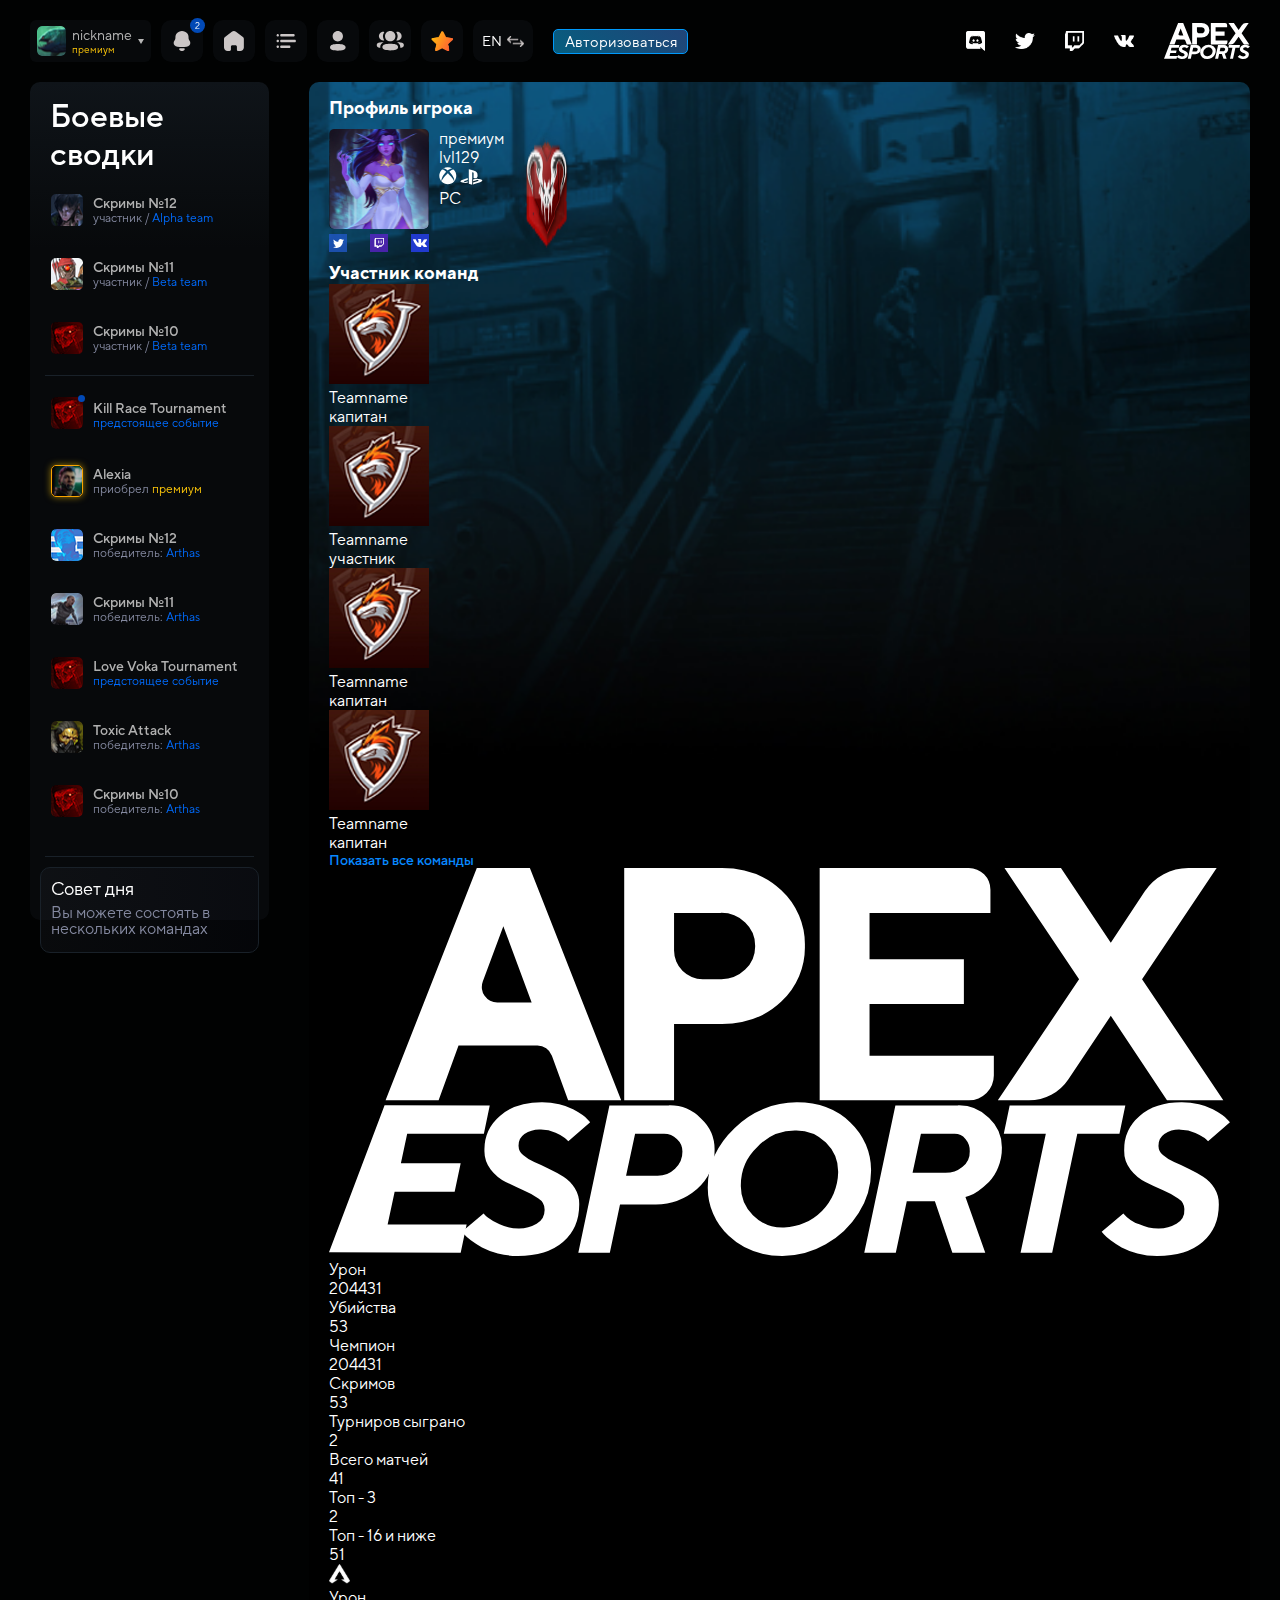
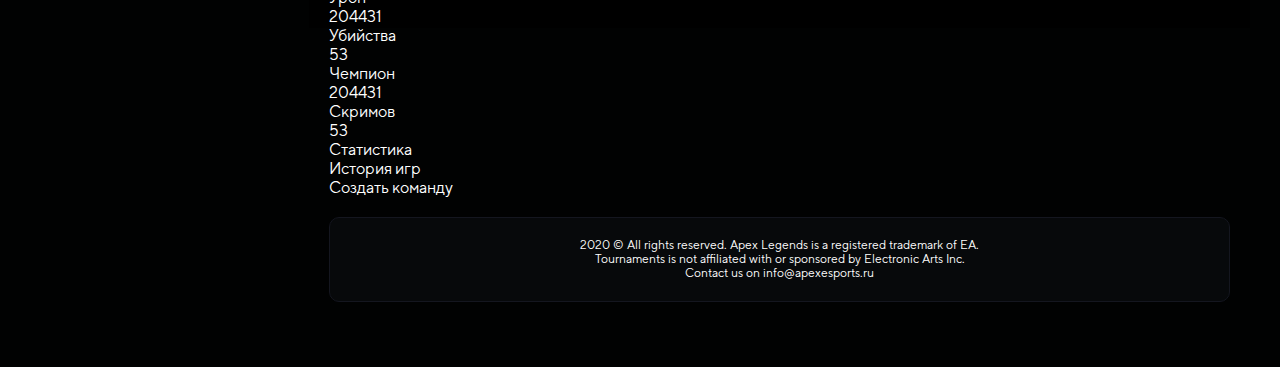
<file: profile.html>
<!DOCTYPE html>
<html lang='ru'>

<head>
    <link rel='apple-touch-icon' sizes='180x180' href='https://apexesports.ru/static/favicon/apple-touch-icon.png'>
    <link rel='icon' type='image/png' sizes='32x32' href='https://apexesports.ru/static/favicon/favicon-32x32.png'>
    <link rel='icon' type='image/png' sizes='16x16' href='https://apexesports.ru/static/favicon/favicon-16x16.png'>
    <link rel='manifest' href='https://apexesports.ru/static/favicon/site.webmanifest'>
    <link rel='mask-icon' href='https://apexesports.ru/static/favicon/safari-pinned-tab.svg' color='#5bbad5'>
    <meta name='msapplication-TileColor' content='#da532c'>
    <meta name='theme-color' content='#ffffff'>
    <meta charset='UTF-8'>
    <meta name='viewport'
        content='width=device-width, initial-scale=1, minimum-scale=1, maximum-scale=1, user-scalable=no'>
    <meta name='yandex-verification' content='df1b94b5b5988291' />
    <link rel='stylesheet' href='https://apexesports.ru/static/css/animate.min.css'>
    <link rel='stylesheet' href='./css/style.css'>
    <title>Apex Esports</title>
</head>


<body class='body'>
    <div class='preloader__wrapper hidden'>
        <div class='preloader'>
            <svg xmlns='http://www.w3.org/2000/svg' xmlns:xlink='http://www.w3.org/1999/xlink'
                style='margin: auto; display: block;shape-rendering: auto;' width='23px' height='23px' viewBox='0 0 10'
                preserveAspectRatio='xMidYMid'>
                <circle cx='12' cy='12' fill='none' stroke='#00c0fa' stroke-width='2' r='10'
                    stroke-dasharray='34.93 56.97787143782138'>
                    <animatetransform attributeName='transform' type='rotate' repeatCount='indefinite' dur='0.6s'
                        values='0 12 12;360 12 12' keyTimes='0;1'></animatetransform>
                </circle>
            </svg>
        </div>
    </div>
    <div class='grid-container'>
        <header class='header'>
            <div class='header__nav'>
                <div class='header__nav_menu'>
                    <a href='index.html' class='header__nav_menu-button'>
                        <img src='./images/home.svg' alt='home'>
                    </a>
                    <a href='#' class='header__nav_menu-button'>
                        <img src='./images/list.svg' class='list' alt='list'>
                    </a>
                    <a href='#' class='header__nav_menu-button profile'>
                        <img src='./images/profile.svg' alt='profile'>
                    </a>
                    <a href='#' class='header__nav_menu-button'>
                        <img src='./images/users.svg' alt='users'>
                    </a>
                    <div class='header__nav_menu-button notification'>
                        <img src='./images/notification.svg' alt='notification'>
                        <div class='header__nav_menu-notifications-counter'>2</div>
                    </div>
                    <div class='header__nav_menu-notifications'>
                        <div class='header__nav_menu-notifications-wrapper'>
                            <div class='header__nav_menu-notification new'>Ваш код для подключения к лобби –
                                <span>bfgsj324dfsg3</span>
                            </div>
                            <hr>
                            <div class='header__nav_menu-notification new'>Вы зарегистрированы на участие в Скримы №12 /
                                Alpha Team</div>
                            <hr>
                            <div class='header__nav_menu-notification'>Вы приглашены к команде Aplha Team</div>
                            <hr>
                            <div class='header__nav_menu-notification'>Вы зарегистрированы на участие в Скримы №12 /
                                Alpha Team</div>
                            <hr>
                            <div class='header__nav_menu-notification'>Вы приглашены к команде Aplha Team</div>
                        </div>
                    </div>
                    <a href='#' class='header__nav_menu-button premium'>
                        <img src='./images/premium.png' alt='premium'>
                        <img src='./images/premium2.png' alt='premium'>
                    </a>
                    <a href='#' class='header__nav_menu-button local'>
                        EN
                        <img src='./images/sort.png' alt='sort'>
                    </a>
                    <a href='#' class='header__nav_menu-signin'>Авторизоваться</a>
                    <div class='header__nav_profile'>
                        <div class='header__nav_profile-info'>
                            <img src='./images/profile_pic.png' alt='profile picture'>
                            <div>
                                <span class='header__nav_profile-nickname'>
                                    nickname
                                </span>
                                <span class='header__nav_profile-premium'>
                                    премиум
                                </span>
                            </div>
                            <button class='header__nav_profile-button'></button>
                        </div>
                        <div class='header__nav_profile-menu'>
                            <a href='#'>Премиум</a>
                            <a href='#'>Выйти</a>
                        </div>
                    </div>
                </div>
            </div>
            <div class='header__social'>
                <img src='./images/discord.png' alt='Discord link'>
                <img src='./images/twitter.png' alt='Twitter link'>
                <img src='./images/twitch.png' alt='Twitch link'>
                <img src='./images/vk.png' alt='Vk link'>
                <img class='header__social_logo' src='./images/logo.svg' alt='Apex Esports logo'>
            </div>
        </header>
        <main class='main'>
            <aside class='sidebar'>
                <h1>Боевые сводки</h1>
                <div class='sidebar__info'>
                    <div class='sidebar__info_item'>
                        <img src='./images/profile_pic2-1.png' alt='profile picture'>
                        <div class='sidebar__news_info'>
                            <span class='sidebar__news_info-event'>Скримы №12</span>
                            <div>участник / <span class='sidebar__news_info-teamname'>Alpha team</span></div>
                        </div>
                    </div>
                    <div class='sidebar__info_item'>
                        <img src='./images/profile_pic2-2.png' alt='profile picture'>
                        <div class='sidebar__news_info'>
                            <span class='sidebar__news_info-event'>Скримы №11</span>
                            <div>участник / <span class='sidebar__news_info-teamname'>Beta team</span></div>
                        </div>
                    </div>
                    <div class='sidebar__info_item'>
                        <img src='./images/profile_pic2.png' alt='profile picture'>
                        <div class='sidebar__news_info'>
                            <span class='sidebar__news_info-event'>Скримы №10</span>
                            <div>участник / <span class='sidebar__news_info-teamname'>Beta team</span></div>
                        </div>
                    </div>
                    <div class='sidebar__info_item'>
                        <img src='./images/profile_pic2.png' alt='profile picture'>
                        <div class='sidebar__news_info'>
                            <span class='sidebar__news_info-event'>Kill Race Tournament</span>
                            <div>предстоящее событие</div>
                        </div>
                    </div>
                    <div class='sidebar__info_item'>
                        <img src='./images/profile_pic2.png' alt='profile picture'>
                        <div class='sidebar__news_info'>
                            <span class='sidebar__news_info-event'>Kill Race Tournament</span>
                            <div>предстоящее событие</div>
                        </div>
                    </div>
                </div>
                <hr>
                <div class='sidebar__news'>
                    <div class='sidebar__news_item'>
                        <div class='notification'>
                            <img src='./images/profile_pic2.png' alt='profile picture'>
                        </div>
                        <div class='sidebar__news_info'>
                            <span class='sidebar__news_info-event'>Kill Race Tournament</span>
                            <div><span class='future-event'>предстоящее событие</span></div>
                        </div>
                    </div>
                    <div class='sidebar__news_item'>
                        <img src='./images/profile_pic2-3.png' class='premium' alt='profile picture'>
                        <div class='sidebar__news_info'>
                            <span class='sidebar__news_info-event'>Alexia</span>
                            <div>приобрел <span class='premium'>премиум</span></div>
                        </div>
                    </div>
                    <div class='sidebar__news_item'>
                        <img src='./images/profile_pic2-4.png' alt='profile picture'>
                        <div class='sidebar__news_info'>
                            <span class='sidebar__news_info-event'>Скримы №12</span>
                            <div>победитель: <span class='sidebar__news_info-name'>Arthas</span></div>
                        </div>
                    </div>
                    <div class='sidebar__news_item'>
                        <img src='./images/profile_pic2-5.png' alt='profile picture'>
                        <div class='sidebar__news_info'>
                            <span class='sidebar__news_info-event'>Скримы №11</span>
                            <div>победитель: <span class='sidebar__news_info-name'>Arthas</span></div>
                        </div>
                    </div>
                    <div class='sidebar__news_item'>
                        <img src='./images/profile_pic2.png' alt='profile picture'>
                        <div class='sidebar__news_info'>
                            <span class='sidebar__news_info-event'>Love Voka Tournament</span>
                            <div><span class='future-event'>предстоящее событие</span></div>
                        </div>
                    </div>
                    <div class='sidebar__news_item'>
                        <img src='./images/profile_pic2-6.png' alt='profile picture'>
                        <div class='sidebar__news_info'>
                            <span class='sidebar__news_info-event'>Toxic Attack</span>
                            <div>победитель: <span class='sidebar__news_info-name'>Arthas</span></div>
                        </div>
                    </div>
                    <div class='sidebar__news_item'>
                        <img src='./images/profile_pic2.png' alt='profile picture'>
                        <div class='sidebar__news_info'>
                            <span class='sidebar__news_info-event'>Скримы №10</span>
                            <div>победитель: <span class='sidebar__news_info-name'>Arthas</span></div>
                        </div>
                    </div>
                    <div class='sidebar__news_item'>
                        <img src='./images/profile_pic2.png' alt='profile picture'>
                        <div class='sidebar__news_info'>
                            <span class='sidebar__news_info-event'>Скримы №9</span>
                            <div>победитель: <span class='sidebar__news_info-name'>Arthas</span></div>
                        </div>
                    </div>
                    <div class='sidebar__news_item'>
                        <img src='./images/profile_pic2.png' alt='profile picture'>
                        <div class='sidebar__news_info'>
                            <span class='sidebar__news_info-event'>Kill Race Tournament</span>
                            <div>предстоящее событие</div>
                        </div>
                    </div>
                    <div class='sidebar__news_item'>
                        <img src='./images/profile_pic2.png' alt='profile picture'>
                        <div class='sidebar__news_info'>
                            <span class='sidebar__news_info-event'>Kill Race Tournament</span>
                            <div>предстоящее событие</div>
                        </div>
                    </div>
                    <div class='sidebar__news_item'>
                        <img src='./images/profile_pic2.png' alt='profile picture'>
                        <div class='sidebar__news_info'>
                            <span class='sidebar__news_info-event'>Kill Race Tournament</span>
                            <div>предстоящее событие</div>
                        </div>
                    </div>
                    <div class='sidebar__news_item'>
                        <img src='./images/profile_pic2.png' alt='profile picture'>
                        <div class='sidebar__news_info'>
                            <span class='sidebar__news_info-event'>Kill Race Tournament</span>
                            <div>предстоящее событие</div>
                        </div>
                    </div>
                </div>
                <hr>
                <div class='sidebar__advice'>
                    <div>Совет дня</div>
                    <p>Вы можете состоять в нескольких командах</p>
                </div>
            </aside>
            <article class='content profile'>
                <div class='content__profile'>
                    <h3>Профиль игрока</h3>
                    <div class='content__profile_wrapper'>
                        <div class='content__profile_main'>
                            <img src='./images/profile_main_pic.png' alt='profile picture' class='content__profile_main-pic'>
                            <div class='content__profile_main-links'>
                                <a href='#' class='content__profile_main-link twitter'>
                                    <img src='./images/twitter.svg' alt='twitter'>
                                </a>
                                <a href='#' class='content__profile_main-link twitch'>
                                    <img src='./images/twitch.svg' alt='twitch'>
                                </a>
                                <a href='#' class='content__profile_main-link vk'>
                                    <img src='./images/vk.svg' alt='vk'>
                                </a>
                            </div>
                        </div>
                        <div class='content__profile_lables'>
                            <div class='content__profile_label premium'>премиум</div>
                            <div class='content__profile_label lvl'>lvl129</div>
                            <img src='./images/xbox-logo.svg' alt='xbox-logo' class='content__profile_label platform'>
                            <img src='./images/playstation-logo.svg' alt='playstation' class='content__platform_label platform'>
                            <div class='content__platform_label platform'>PC</div>
                        </div>
                        <img src='./images/rank.png' alt='rank' class='content__profile_rank'>
                    </div>
                </div>
                <div class='content__teams content-with-hide'>
                    <h3>Участник команд</h3>
                    <div class='content__teams_team'>
                        <img src='./images/team-logo.png' alt='team logo' class='content__teams_team-logo'>
                        <div class='content__teams_team-info'>
                            <div class='content__teams_team-name'>Teamname</div>
                            <div class='content__teams_team-status cap'>капитан</div>
                        </div>
                    </div>
                    <div class='content__teams_team'>
                        <img src='./images/team-logo.png' alt='team logo' class='content__teams_team-logo'>
                        <div class='content__teams_team-info'>
                            <div class='content__teams_team-name'>Teamname</div>
                            <div class='content__teams_team-status member'>участник</div>
                        </div>
                    </div>
                    <div class='content__teams_team'>
                        <img src='./images/team-logo.png' alt='team logo' class='content__teams_team-logo'>
                        <div class='content__teams_team-info'>
                            <div class='content__teams_team-name'>Teamname</div>
                            <div class='content__teams_team-status cap'>капитан</div>
                        </div>
                    </div>
                    <div class='content__teams_team'>
                        <img src='./images/team-logo.png' alt='team logo' class='content__teams_team-logo'>
                        <div class='content__teams_team-info'>
                            <div class='content__teams_team-name'>Teamname</div>
                            <div class='content__teams_team-status cap'>капитан</div>
                        </div>
                    </div>
                    <div class='content__more-button'>Показать все команды</div>
                    <div class='content__teams_team content-with-hide_block content-with-hide_block-hidden'>
                        <img src='./images/team-logo.png' alt='team logo' class='content__teams_team-logo'>
                        <div class='content__teams_team-info'>
                            <div class='content__teams_team-name'>Teamname</div>
                            <div class='content__teams_team-status cap'>капитан</div>
                        </div>
                    </div>
                    <div class='content__teams_team content-with-hide_block content-with-hide_block-hidden'>
                        <img src='./images/team-logo.png' alt='team logo' class='content__teams_team-logo'>
                        <div class='content__teams_team-info'>
                            <div class='content__teams_team-name'>Teamname</div>
                            <div class='content__teams_team-status cap'>капитан</div>
                        </div>
                    </div>
                </div>
                <div class="content__statistics">
                    <img src="./images/logo.svg" alt="apex" class="content__statistics_area">
                    <div class="content__statistics_info">
                        <div class="content__statistics_parameter">Урон</div>
                        <div class="content__statistics_value">204431</div>
                    </div>
                    <div class="content__statistics_info">
                        <div class="content__statistics_parameter">Убийства</div>
                        <div class="content__statistics_value">53</div>
                    </div>
                    <div class="content__statistics_info">
                        <div class="content__statistics_parameter">Чемпион</div>
                        <div class="content__statistics_value">204431</div>
                    </div>
                    <div class="content__statistics_info">
                        <div class="content__statistics_parameter">Скримов</div>
                        <div class="content__statistics_value">53</div>
                    </div>
                    <div class="content__statistics_info">
                        <div class="content__statistics_parameter">Турниров сыграно</div>
                        <div class="content__statistics_value">2</div>
                    </div>
                    <div class="content__statistics_info">
                        <div class="content__statistics_parameter">Всего матчей</div>
                        <div class="content__statistics_value">41</div>
                    </div>
                    <div class="content__statistics_info">
                        <div class="content__statistics_parameter">Топ - 3</div>
                        <div class="content__statistics_value">2</div>
                    </div>
                    <div class="content__statistics_info">
                        <div class="content__statistics_parameter">Топ - 16 и ниже</div>
                        <div class="content__statistics_value">51</div>
                    </div>
                    <img src="./images/apex.svg" alt="apex" class="content__statistics_area">
                    <div class="content__statistics_info">
                        <div class="content__statistics_parameter">Урон</div>
                        <div class="content__statistics_value">204431</div>
                    </div>
                    <div class="content__statistics_info">
                        <div class="content__statistics_parameter">Убийства</div>
                        <div class="content__statistics_value">53</div>
                    </div>
                    <div class="content__statistics_info">
                        <div class="content__statistics_parameter">Чемпион</div>
                        <div class="content__statistics_value">204431</div>
                    </div>
                    <div class="content__statistics_info">
                        <div class="content__statistics_parameter">Скримов</div>
                        <div class="content__statistics_value">53</div>
                    </div>
                </div>
                <div class="content__buttons">
                    <div class="content__buttons_statistics">Статистика</div>
                    <div class="content__buttons_history inactive">История игр</div>
                    <div class="content__buttons_create">Создать команду</div>
                </div>
                <footer class="footer">
                    <p>2020 © All rights reserved. Apex Legends is a registered trademark of EA.<br>
                        Tournaments is not affiliated with or sponsored by Electronic Arts Inc.<br>Сontact us on
                        info@apexesports.ru</p>
                </footer>
            </article>
        </main>
    </div>
    <script src='./scripts/account.js'></script>
    <script src='./scripts/fullListVisibility.js'></script>
</body>

</html>
</file>
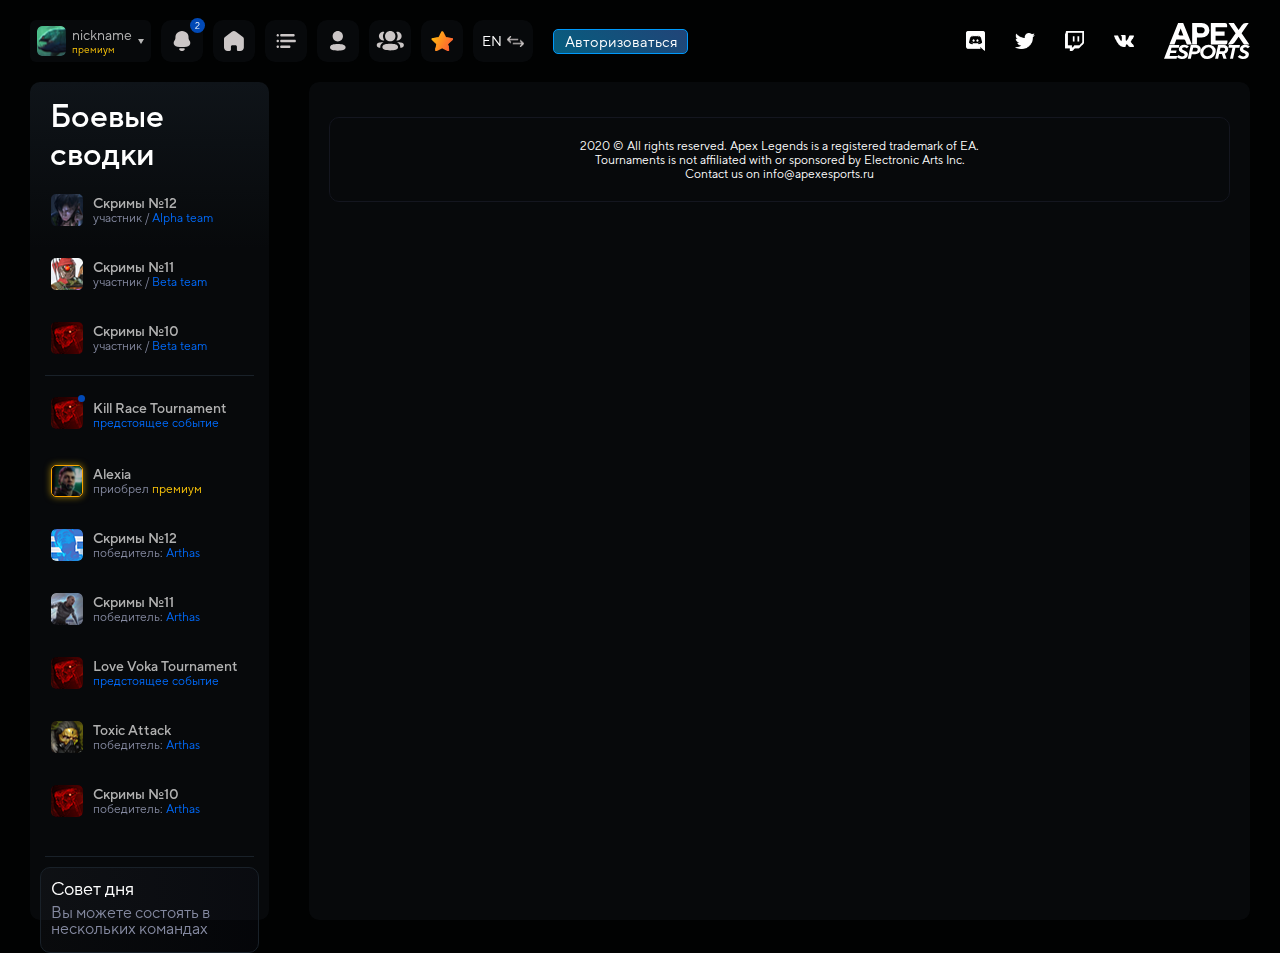
<file: template.html>
<!DOCTYPE html>
<html lang='ru'>

<head>
    <link rel='apple-touch-icon' sizes='180x180' href='https://apexesports.ru/static/favicon/apple-touch-icon.png'>
    <link rel='icon' type='image/png' sizes='32x32' href='https://apexesports.ru/static/favicon/favicon-32x32.png'>
    <link rel='icon' type='image/png' sizes='16x16' href='https://apexesports.ru/static/favicon/favicon-16x16.png'>
    <link rel='manifest' href='https://apexesports.ru/static/favicon/site.webmanifest'>
    <link rel='mask-icon' href='https://apexesports.ru/static/favicon/safari-pinned-tab.svg' color='#5bbad5'>
    <meta name='msapplication-TileColor' content='#da532c'>
    <meta name='theme-color' content='#ffffff'>
    <meta charset='UTF-8'>
    <meta name='viewport'
        content='width=device-width, initial-scale=1, minimum-scale=1, maximum-scale=1, user-scalable=no'>
    <meta name='yandex-verification' content='df1b94b5b5988291' />
    <link rel='stylesheet' href='https://apexesports.ru/static/css/animate.min.css'>
    <link rel='stylesheet' href='./css/style.css'>
    <title>Apex Esports</title>
</head>


<body class='body'>
    <div class='preloader__wrapper hidden'>
        <div class='preloader'>
            <svg xmlns='http://www.w3.org/2000/svg' xmlns:xlink='http://www.w3.org/1999/xlink'
                style='margin: auto; display: block;shape-rendering: auto;' width='23px' height='23px' viewBox='0 0 10'
                preserveAspectRatio='xMidYMid'>
                <circle cx='12' cy='12' fill='none' stroke='#00c0fa' stroke-width='2' r='10'
                    stroke-dasharray='34.93 56.97787143782138'>
                    <animatetransform attributeName='transform' type='rotate' repeatCount='indefinite' dur='0.6s'
                        values='0 12 12;360 12 12' keyTimes='0;1'></animatetransform>
                </circle>
            </svg>
        </div>
    </div>
    <div class='grid-container'>
        <header class='header'>
            <div class='header__nav'>
                <div class='header__nav_menu'>
                    <a href='index.html' class='header__nav_menu-button'>
                        <img src='./images/home.svg' alt='home'>
                    </a>
                    <a href='#' class='header__nav_menu-button'>
                        <img src='./images/list.svg' class='list' alt='list'>
                    </a>
                    <a href='#' class='header__nav_menu-button profile'>
                        <img src='./images/profile.svg' alt='profile'>
                    </a>
                    <a href='#' class='header__nav_menu-button'>
                        <img src='./images/users.svg' alt='users'>
                    </a>
                    <div class='header__nav_menu-button notification'>
                        <img src='./images/notification.svg' alt='notification'>
                        <div class='header__nav_menu-notifications-counter'>2</div>
                    </div>
                    <div class='header__nav_menu-notifications'>
                        <div class='header__nav_menu-notifications-wrapper'>
                            <div class='header__nav_menu-notification new'>Ваш код для подключения к лобби –
                                <span>bfgsj324dfsg3</span>
                            </div>
                            <hr>
                            <div class='header__nav_menu-notification new'>Вы зарегистрированы на участие в Скримы №12 /
                                Alpha Team</div>
                            <hr>
                            <div class='header__nav_menu-notification'>Вы приглашены к команде Aplha Team</div>
                            <hr>
                            <div class='header__nav_menu-notification'>Вы зарегистрированы на участие в Скримы №12 /
                                Alpha Team</div>
                            <hr>
                            <div class='header__nav_menu-notification'>Вы приглашены к команде Aplha Team</div>
                        </div>
                    </div>
                    <a href='#' class='header__nav_menu-button premium'>
                        <img src='./images/premium.png' alt='premium'>
                        <img src='./images/premium2.png' alt='premium'>
                    </a>
                    <a href='#' class='header__nav_menu-button local'>
                        EN
                        <img src='./images/sort.png' alt='sort'>
                    </a>
                    <a href='#' class='header__nav_menu-signin'>Авторизоваться</a>
                    <div class='header__nav_profile'>
                        <div class='header__nav_profile-info'>
                            <img src='./images/profile_pic.png' alt='profile picture'>
                            <div>
                                <span class='header__nav_profile-nickname'>
                                    nickname
                                </span>
                                <span class='header__nav_profile-premium'>
                                    премиум
                                </span>
                            </div>
                            <button class='header__nav_profile-button'></button>
                        </div>
                        <div class='header__nav_profile-menu'>
                            <a href='#'>Премиум</a>
                            <a href='#'>Выйти</a>
                        </div>
                    </div>
                </div>
            </div>
            <div class='header__social'>
                <img src='./images/discord.png' alt='Discord link'>
                <img src='./images/twitter.png' alt='Twitter link'>
                <img src='./images/twitch.png' alt='Twitch link'>
                <img src='./images/vk.png' alt='Vk link'>
                <img class='header__social_logo' src='./images/logo.svg' alt='Apex Esports logo'>
            </div>
        </header>
        <main class='main'>
            <aside class='sidebar'>
                <h1>Боевые сводки</h1>
                <div class='sidebar__info'>
                    <div class='sidebar__info_item'>
                        <img src='./images/profile_pic2-1.png' alt='profile picture'>
                        <div class='sidebar__news_info'>
                            <span class='sidebar__news_info-event'>Скримы №12</span>
                            <div>участник / <span class='sidebar__news_info-teamname'>Alpha team</span></div>
                        </div>
                    </div>
                    <div class='sidebar__info_item'>
                        <img src='./images/profile_pic2-2.png' alt='profile picture'>
                        <div class='sidebar__news_info'>
                            <span class='sidebar__news_info-event'>Скримы №11</span>
                            <div>участник / <span class='sidebar__news_info-teamname'>Beta team</span></div>
                        </div>
                    </div>
                    <div class='sidebar__info_item'>
                        <img src='./images/profile_pic2.png' alt='profile picture'>
                        <div class='sidebar__news_info'>
                            <span class='sidebar__news_info-event'>Скримы №10</span>
                            <div>участник / <span class='sidebar__news_info-teamname'>Beta team</span></div>
                        </div>
                    </div>
                    <div class='sidebar__info_item'>
                        <img src='./images/profile_pic2.png' alt='profile picture'>
                        <div class='sidebar__news_info'>
                            <span class='sidebar__news_info-event'>Kill Race Tournament</span>
                            <div>предстоящее событие</div>
                        </div>
                    </div>
                    <div class='sidebar__info_item'>
                        <img src='./images/profile_pic2.png' alt='profile picture'>
                        <div class='sidebar__news_info'>
                            <span class='sidebar__news_info-event'>Kill Race Tournament</span>
                            <div>предстоящее событие</div>
                        </div>
                    </div>
                </div>
                <hr>
                <div class='sidebar__news'>
                    <div class='sidebar__news_item'>
                        <div class='notification'>
                            <img src='./images/profile_pic2.png' alt='profile picture'>
                        </div>
                        <div class='sidebar__news_info'>
                            <span class='sidebar__news_info-event'>Kill Race Tournament</span>
                            <div><span class='future-event'>предстоящее событие</span></div>
                        </div>
                    </div>
                    <div class='sidebar__news_item'>
                        <img src='./images/profile_pic2-3.png' class='premium' alt='profile picture'>
                        <div class='sidebar__news_info'>
                            <span class='sidebar__news_info-event'>Alexia</span>
                            <div>приобрел <span class='premium'>премиум</span></div>
                        </div>
                    </div>
                    <div class='sidebar__news_item'>
                        <img src='./images/profile_pic2-4.png' alt='profile picture'>
                        <div class='sidebar__news_info'>
                            <span class='sidebar__news_info-event'>Скримы №12</span>
                            <div>победитель: <span class='sidebar__news_info-name'>Arthas</span></div>
                        </div>
                    </div>
                    <div class='sidebar__news_item'>
                        <img src='./images/profile_pic2-5.png' alt='profile picture'>
                        <div class='sidebar__news_info'>
                            <span class='sidebar__news_info-event'>Скримы №11</span>
                            <div>победитель: <span class='sidebar__news_info-name'>Arthas</span></div>
                        </div>
                    </div>
                    <div class='sidebar__news_item'>
                        <img src='./images/profile_pic2.png' alt='profile picture'>
                        <div class='sidebar__news_info'>
                            <span class='sidebar__news_info-event'>Love Voka Tournament</span>
                            <div><span class='future-event'>предстоящее событие</span></div>
                        </div>
                    </div>
                    <div class='sidebar__news_item'>
                        <img src='./images/profile_pic2-6.png' alt='profile picture'>
                        <div class='sidebar__news_info'>
                            <span class='sidebar__news_info-event'>Toxic Attack</span>
                            <div>победитель: <span class='sidebar__news_info-name'>Arthas</span></div>
                        </div>
                    </div>
                    <div class='sidebar__news_item'>
                        <img src='./images/profile_pic2.png' alt='profile picture'>
                        <div class='sidebar__news_info'>
                            <span class='sidebar__news_info-event'>Скримы №10</span>
                            <div>победитель: <span class='sidebar__news_info-name'>Arthas</span></div>
                        </div>
                    </div>
                    <div class='sidebar__news_item'>
                        <img src='./images/profile_pic2.png' alt='profile picture'>
                        <div class='sidebar__news_info'>
                            <span class='sidebar__news_info-event'>Скримы №9</span>
                            <div>победитель: <span class='sidebar__news_info-name'>Arthas</span></div>
                        </div>
                    </div>
                    <div class='sidebar__news_item'>
                        <img src='./images/profile_pic2.png' alt='profile picture'>
                        <div class='sidebar__news_info'>
                            <span class='sidebar__news_info-event'>Kill Race Tournament</span>
                            <div>предстоящее событие</div>
                        </div>
                    </div>
                    <div class='sidebar__news_item'>
                        <img src='./images/profile_pic2.png' alt='profile picture'>
                        <div class='sidebar__news_info'>
                            <span class='sidebar__news_info-event'>Kill Race Tournament</span>
                            <div>предстоящее событие</div>
                        </div>
                    </div>
                    <div class='sidebar__news_item'>
                        <img src='./images/profile_pic2.png' alt='profile picture'>
                        <div class='sidebar__news_info'>
                            <span class='sidebar__news_info-event'>Kill Race Tournament</span>
                            <div>предстоящее событие</div>
                        </div>
                    </div>
                    <div class='sidebar__news_item'>
                        <img src='./images/profile_pic2.png' alt='profile picture'>
                        <div class='sidebar__news_info'>
                            <span class='sidebar__news_info-event'>Kill Race Tournament</span>
                            <div>предстоящее событие</div>
                        </div>
                    </div>
                </div>
                <hr>
                <div class='sidebar__advice'>
                    <div>Совет дня</div>
                    <p>Вы можете состоять в нескольких командах</p>
                </div>
            </aside>
            <article class='content'>
                <footer class="footer">
                    <p>2020 © All rights reserved. Apex Legends is a registered trademark of EA.<br>
                        Tournaments is not affiliated with or sponsored by Electronic Arts Inc.<br>Сontact us on
                        info@apexesports.ru</p>
                </footer>
            </article>
        </main>
    </div>
    <script src='./scripts/account.js'></script>
</body>

</html>
</file>
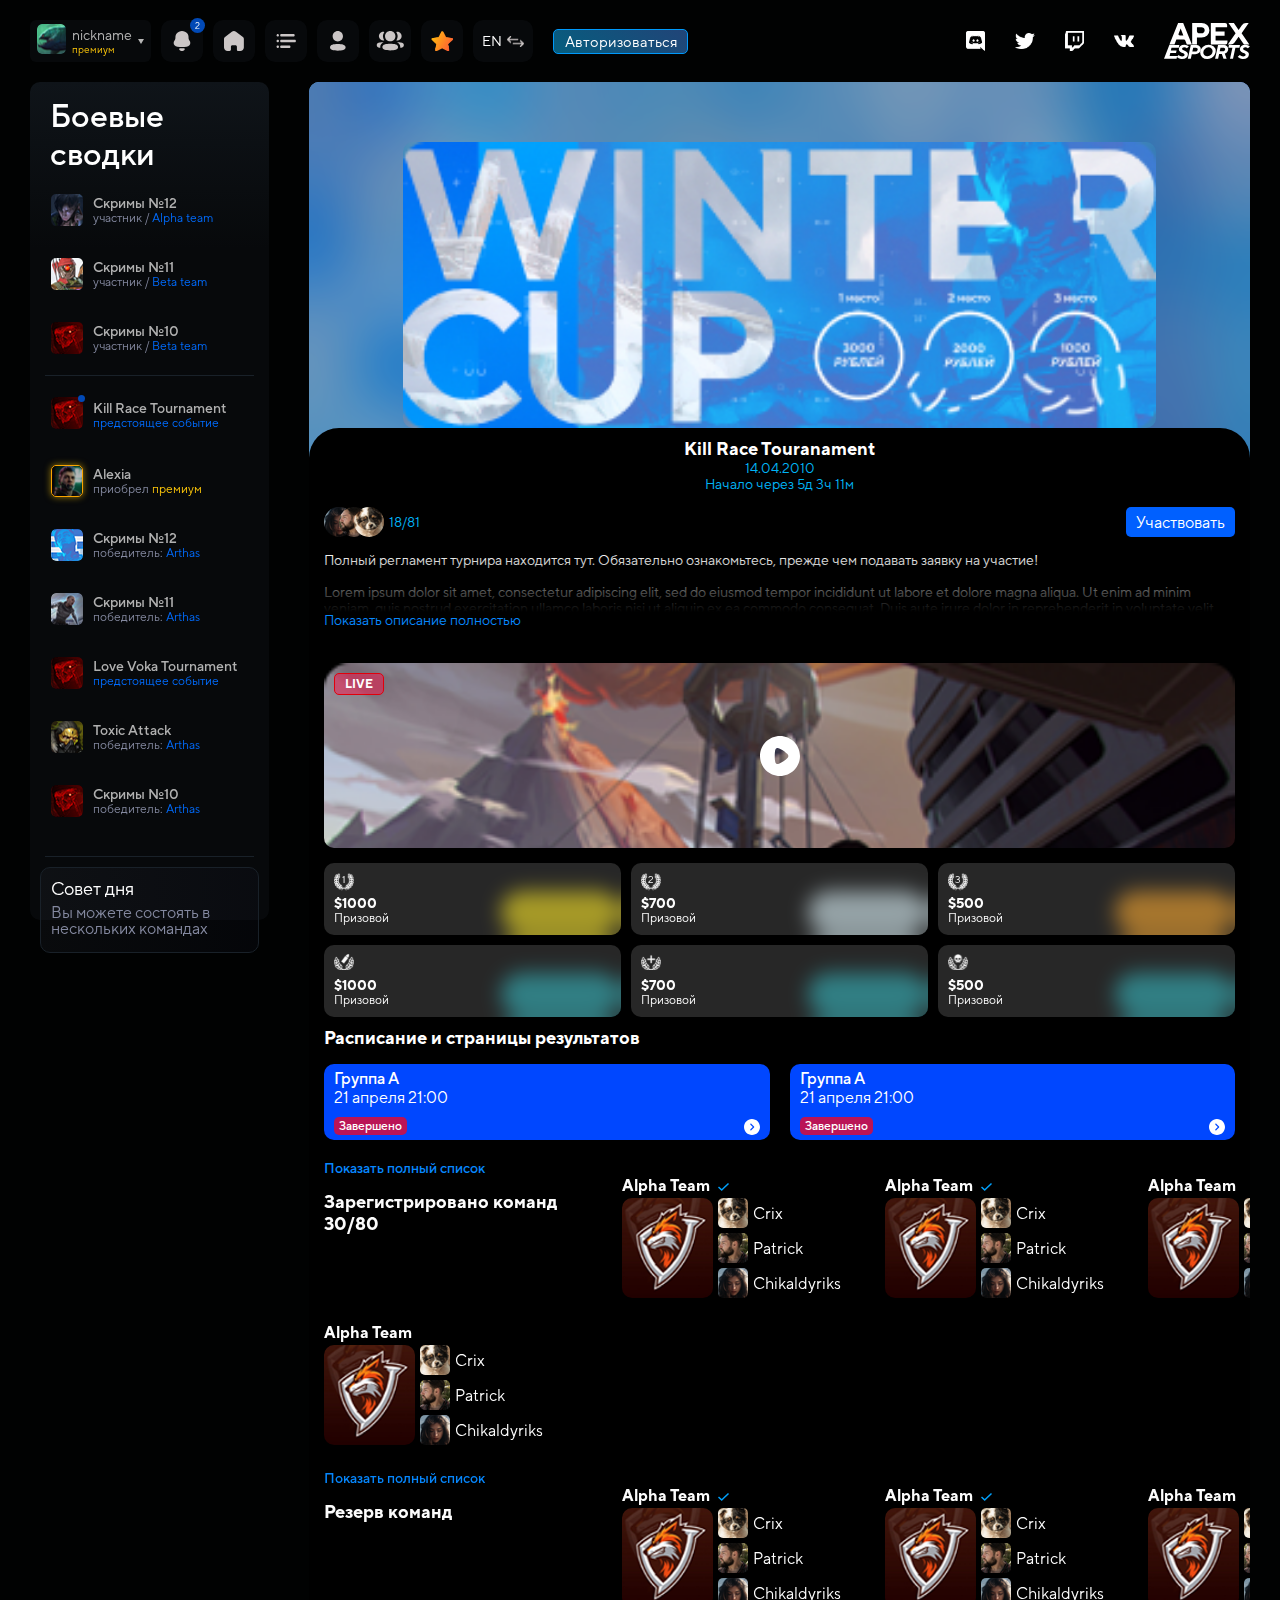
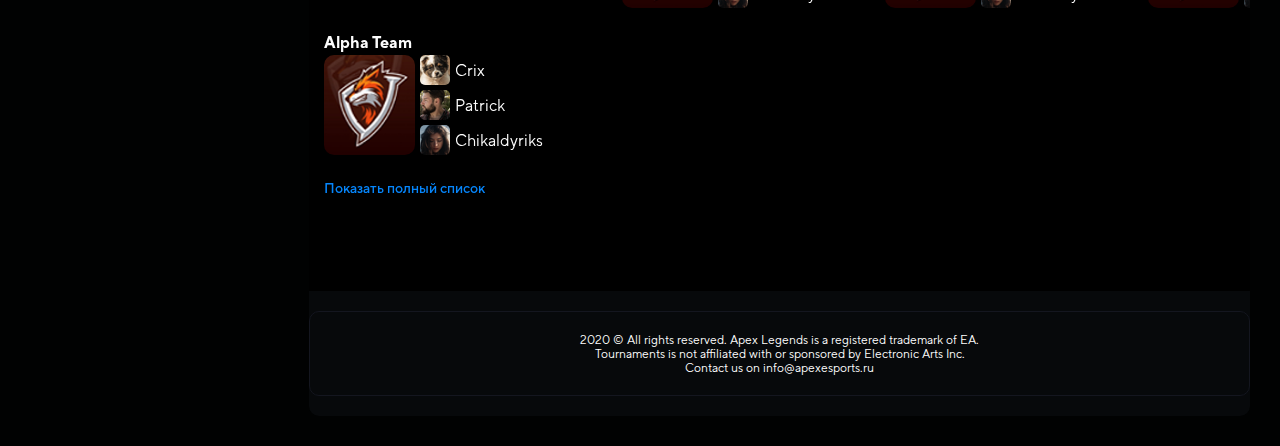
<file: tournament.html>
<!DOCTYPE html>
<html lang='ru'>

<head>
    <link rel='apple-touch-icon' sizes='180x180' href='https://apexesports.ru/static/favicon/apple-touch-icon.png' />
    <link rel='icon' type='image/png' sizes='32x32' href='https://apexesports.ru/static/favicon/favicon-32x32.png' />
    <link rel='icon' type='image/png' sizes='16x16' href='https://apexesports.ru/static/favicon/favicon-16x16.png' />
    <link rel='manifest' href='https://apexesports.ru/static/favicon/site.webmanifest' />
    <link rel='mask-icon' href='https://apexesports.ru/static/favicon/safari-pinned-tab.svg' color='#5bbad5' />
    <meta name='msapplication-TileColor' content='#da532c' />
    <meta name='theme-color' content='#ffffff' />
    <meta charset='UTF-8' />
    <meta name='viewport'
        content='width=device-width, initial-scale=1, minimum-scale=1, maximum-scale=1, user-scalable=no' />
    <meta name='yandex-verification' content='df1b94b5b5988291' />
    <link rel='stylesheet' href='https://apexesports.ru/static/css/animate.min.css' />
    <link rel='stylesheet' href='./css/style.css' />
    <title>Apex Esports</title>
</head>

<body class='body'>
    <div class='preloader__wrapper hidden'>
        <div class='preloader'>
            <svg xmlns='http://www.w3.org/2000/svg' xmlns:xlink='http://www.w3.org/1999/xlink'
                style='margin: auto; display: block; shape-rendering: auto' width='23px' height='23px' viewBox='0 0 10'
                preserveAspectRatio='xMidYMid'>
                <circle cx='12' cy='12' fill='none' stroke='#00c0fa' stroke-width='2' r='10'
                    stroke-dasharray='34.93 56.97787143782138'>
                    <animatetransform attributeName='transform' type='rotate' repeatCount='indefinite' dur='0.6s'
                        values='0 12 12;360 12 12' keyTimes='0;1'></animatetransform>
                </circle>
            </svg>
        </div>
    </div>
    <div class='grid-container'>
        <header class='header'>
            <div class='header__nav'>
                <div class='header__nav_menu'>
                    <a href='index.html' class='header__nav_menu-button'>
                        <img src='./images/home.svg' alt='home' />
                    </a>
                    <a href='#' class='header__nav_menu-button'>
                        <img src='./images/list.svg' class='list' alt='list' />
                    </a>
                    <a href='profile.html' class='header__nav_menu-button profile'>
                        <img src='./images/profile.svg' alt='profile' />
                    </a>
                    <a href='#' class='header__nav_menu-button'>
                        <img src='./images/users.svg' alt='users' />
                    </a>
                    <div class='header__nav_menu-button notification'>
                        <img src='./images/notification.svg' alt='notification' />
                        <div class='header__nav_menu-notifications-counter'>2</div>
                    </div>
                    <div class='header__nav_menu-notifications'>
                        <div class='header__nav_menu-notifications-wrapper'>
                            <div class='header__nav_menu-notification new'>
                                Ваш код для подключения к лобби –
                                <span>bfgsj324dfsg3</span>
                            </div>
                            <hr />
                            <div class='header__nav_menu-notification new'>
                                Вы зарегистрированы на участие в Скримы №12 / Alpha Team
                            </div>
                            <hr />
                            <div class='header__nav_menu-notification'>
                                Вы приглашены к команде Aplha Team
                            </div>
                            <hr />
                            <div class='header__nav_menu-notification'>
                                Вы зарегистрированы на участие в Скримы №12 / Alpha Team
                            </div>
                            <hr />
                            <div class='header__nav_menu-notification'>
                                Вы приглашены к команде Aplha Team
                            </div>
                        </div>
                    </div>
                    <a href='#' class='header__nav_menu-button premium'>
                        <img src='./images/premium.png' alt='premium' />
                        <img src='./images/premium2.png' alt='premium' />
                    </a>
                    <a href='#' class='header__nav_menu-button local'>
                        EN
                        <img src='./images/sort.png' alt='sort' />
                    </a>
                    <a href='#' class='header__nav_menu-signin'>Авторизоваться</a>
                    <div class='header__nav_profile'>
                        <div class='header__nav_profile-info'>
                            <a href='profile.html'><img src='./images/profile_pic.png' alt='profile picture' /></a>
                            <div>
                                <span class='header__nav_profile-nickname'> nickname </span>
                                <span class='header__nav_profile-premium'> премиум </span>
                            </div>
                            <button class='header__nav_profile-button'></button>
                        </div>
                        <div class='header__nav_profile-menu'>
                            <a href='#'>Премиум</a>
                            <a href='#'>Выйти</a>
                        </div>
                    </div>
                </div>
            </div>
            <div class='header__social'>
                <img src='./images/discord.png' alt='Discord link' />
                <img src='./images/twitter.png' alt='Twitter link' />
                <img src='./images/twitch.png' alt='Twitch link' />
                <img src='./images/vk.png' alt='Vk link' />
                <img class='header__social_logo' src='./images/logo.svg' alt='Apex Esports logo' />
            </div>
        </header>
        <main class='main'>
            <aside class='sidebar'>
                <h1>Боевые сводки</h1>
                <div class='sidebar__info'>
                    <div class='sidebar__info_item'>
                        <img src='./images/profile_pic2-1.png' alt='profile picture' />
                        <div class='sidebar__news_info'>
                            <span class='sidebar__news_info-event'>Скримы №12</span>
                            <div>
                                участник /
                                <span class='sidebar__news_info-teamname'>Alpha team</span>
                            </div>
                        </div>
                    </div>
                    <div class='sidebar__info_item'>
                        <img src='./images/profile_pic2-2.png' alt='profile picture' />
                        <div class='sidebar__news_info'>
                            <span class='sidebar__news_info-event'>Скримы №11</span>
                            <div>
                                участник /
                                <span class='sidebar__news_info-teamname'>Beta team</span>
                            </div>
                        </div>
                    </div>
                    <div class='sidebar__info_item'>
                        <img src='./images/profile_pic2.png' alt='profile picture' />
                        <div class='sidebar__news_info'>
                            <span class='sidebar__news_info-event'>Скримы №10</span>
                            <div>
                                участник /
                                <span class='sidebar__news_info-teamname'>Beta team</span>
                            </div>
                        </div>
                    </div>
                    <div class='sidebar__info_item'>
                        <img src='./images/profile_pic2.png' alt='profile picture' />
                        <div class='sidebar__news_info'>
                            <span class='sidebar__news_info-event'>Kill Race Tournament</span>
                            <div>предстоящее событие</div>
                        </div>
                    </div>
                    <div class='sidebar__info_item'>
                        <img src='./images/profile_pic2.png' alt='profile picture' />
                        <div class='sidebar__news_info'>
                            <span class='sidebar__news_info-event'>Kill Race Tournament</span>
                            <div>предстоящее событие</div>
                        </div>
                    </div>
                </div>
                <hr />
                <div class='sidebar__news'>
                    <div class='sidebar__news_item'>
                        <div class='notification'>
                            <img src='./images/profile_pic2.png' alt='profile picture' />
                        </div>
                        <div class='sidebar__news_info'>
                            <span class='sidebar__news_info-event'>Kill Race Tournament</span>
                            <div><span class='future-event'>предстоящее событие</span></div>
                        </div>
                    </div>
                    <div class='sidebar__news_item'>
                        <img src='./images/profile_pic2-3.png' class='premium' alt='profile picture' />
                        <div class='sidebar__news_info'>
                            <span class='sidebar__news_info-event'>Alexia</span>
                            <div>приобрел <span class='premium'>премиум</span></div>
                        </div>
                    </div>
                    <div class='sidebar__news_item'>
                        <img src='./images/profile_pic2-4.png' alt='profile picture' />
                        <div class='sidebar__news_info'>
                            <span class='sidebar__news_info-event'>Скримы №12</span>
                            <div>
                                победитель:
                                <span class='sidebar__news_info-name'>Arthas</span>
                            </div>
                        </div>
                    </div>
                    <div class='sidebar__news_item'>
                        <img src='./images/profile_pic2-5.png' alt='profile picture' />
                        <div class='sidebar__news_info'>
                            <span class='sidebar__news_info-event'>Скримы №11</span>
                            <div>
                                победитель:
                                <span class='sidebar__news_info-name'>Arthas</span>
                            </div>
                        </div>
                    </div>
                    <div class='sidebar__news_item'>
                        <img src='./images/profile_pic2.png' alt='profile picture' />
                        <div class='sidebar__news_info'>
                            <span class='sidebar__news_info-event'>Love Voka Tournament</span>
                            <div><span class='future-event'>предстоящее событие</span></div>
                        </div>
                    </div>
                    <div class='sidebar__news_item'>
                        <img src='./images/profile_pic2-6.png' alt='profile picture' />
                        <div class='sidebar__news_info'>
                            <span class='sidebar__news_info-event'>Toxic Attack</span>
                            <div>
                                победитель:
                                <span class='sidebar__news_info-name'>Arthas</span>
                            </div>
                        </div>
                    </div>
                    <div class='sidebar__news_item'>
                        <img src='./images/profile_pic2.png' alt='profile picture' />
                        <div class='sidebar__news_info'>
                            <span class='sidebar__news_info-event'>Скримы №10</span>
                            <div>
                                победитель:
                                <span class='sidebar__news_info-name'>Arthas</span>
                            </div>
                        </div>
                    </div>
                    <div class='sidebar__news_item'>
                        <img src='./images/profile_pic2.png' alt='profile picture' />
                        <div class='sidebar__news_info'>
                            <span class='sidebar__news_info-event'>Скримы №9</span>
                            <div>
                                победитель:
                                <span class='sidebar__news_info-name'>Arthas</span>
                            </div>
                        </div>
                    </div>
                    <div class='sidebar__news_item'>
                        <img src='./images/profile_pic2.png' alt='profile picture' />
                        <div class='sidebar__news_info'>
                            <span class='sidebar__news_info-event'>Kill Race Tournament</span>
                            <div>предстоящее событие</div>
                        </div>
                    </div>
                    <div class='sidebar__news_item'>
                        <img src='./images/profile_pic2.png' alt='profile picture' />
                        <div class='sidebar__news_info'>
                            <span class='sidebar__news_info-event'>Kill Race Tournament</span>
                            <div>предстоящее событие</div>
                        </div>
                    </div>
                    <div class='sidebar__news_item'>
                        <img src='./images/profile_pic2.png' alt='profile picture' />
                        <div class='sidebar__news_info'>
                            <span class='sidebar__news_info-event'>Kill Race Tournament</span>
                            <div>предстоящее событие</div>
                        </div>
                    </div>
                    <div class='sidebar__news_item'>
                        <img src='./images/profile_pic2.png' alt='profile picture' />
                        <div class='sidebar__news_info'>
                            <span class='sidebar__news_info-event'>Kill Race Tournament</span>
                            <div>предстоящее событие</div>
                        </div>
                    </div>
                </div>
                <hr />
                <div class='sidebar__advice'>
                    <div>Совет дня</div>
                    <p>Вы можете состоять в нескольких командах</p>
                </div>
            </aside>
            <article class='content tournament'>
                <div class='content__header tournament'>
                    <div class='content__header-blur'></div>
                    <img src='./images/banner.png' class='content__header_banner' />
                    <div class='content__platforms mobile'>
                        <div platform-hint='Xbox'>
                            <img src='./images/xbox-logo.svg' alt='xbox logo' />
                        </div>
                        <div platform-hint='PlayStation'>
                            <img src='./images/playstation-logo.svg' alt='playstation logo' />
                        </div>
                        <div platform-hint='ПК'>PC</div>
                    </div>
                </div>
                <div class='content__wrapper'>
                    <div class='content__event'>
                        <div class='content__event_name'>Kill Race Touranament</div>
                        <time class='content__event_date'>14.04.2010</time>
                        <div class='content__event_timer'>Начало через 5д 3ч 11м</div>
                        <div class='content__event_info'>
                            <div class='content__event_info-players'>
                                <img src='./images/profile_pic6-3.png' alt='profile picture' />
                                <img src='./images/profile_pic6-2.png' alt='profile picture' />
                                <img src='./images/profile_pic6-1.png' alt='profile picture' />
                                <div>18/81</div>
                            </div>
                            <div class='content__event_info-button edit'>
                                Редактировать заявку
                            </div>
                            <div class='content__event_info-button join'>Участвовать</div>
                            <div class='content__event_info-button'>
                                Регистрация закрыта
                            </div>
                            <div class='content__event_info-button'>Турнир завершен</div>
                        </div>
                    </div>
                    <div class='content__info'>
                        <div class='content__info_description'>
                            Полный регламент турнира находится тут. Обязательно
                            ознакомьтесь, прежде чем подавать заявку на участие!
                            <br />
                            <br />
                            Lorem ipsum dolor sit amet, consectetur adipiscing elit, sed do
                            eiusmod tempor incididunt ut labore et dolore magna aliqua. Ut
                            enim ad minim veniam, quis nostrud exercitation ullamco laboris
                            nisi ut aliquip ex ea commodo consequat. Duis aute irure dolor
                            in reprehenderit in voluptate velit esse cillum dolore eu fugiat
                            nulla pariatur. Excepteur sint occaecat cupidatat non proident,
                            sunt in culpa qui officia deserunt mollit anim id est laborum.
                            <div class='content__info_description-shadow'></div>
                        </div>
                        <div class='content__info_description-more'>
                            Показать описание полностью
                        </div>
                        <a href='#' class='content__info_record'>
                            <div class='content__info_record-window'>
                                <div class='content__info_record-live'>LIVE</div>
                                <img src='./images/play.svg' alt='paly button' class='content__info_record-play' />
                            </div>
                        </a>
                        <div class='content__info_rewards'>
                            <div class='content__info_reward reward-first'>
                                <div class='content__info_reward-blur'></div>
                                <div class='content__info_reward-icon'>1</div>
                                <div class='content__info_reward-gift'>$1000</div>
                                <div class='content__info_reward-status'>Призовой</div>
                            </div>
                            <div class='content__info_reward reward-second'>
                                <div class='content__info_reward-blur'></div>
                                <div class='content__info_reward-icon'>2</div>
                                <div class='content__info_reward-gift'>$700</div>
                                <div class='content__info_reward-status'>Призовой</div>
                            </div>
                            <div class='content__info_reward reward-third'>
                                <div class='content__info_reward-blur'></div>
                                <div class='content__info_reward-icon'>3</div>
                                <div class='content__info_reward-gift'>$500</div>
                                <div class='content__info_reward-status'>Призовой</div>
                            </div>
                            <div class='content__info_reward reward-damage'>
                                <div class='content__info_reward-blur'></div>
                                <div class='content__info_reward-icon'>1</div>
                                <div class='content__info_reward-gift'>$1000</div>
                                <div class='content__info_reward-status'>Призовой</div>
                            </div>
                            <div class='content__info_reward reward-heal'>
                                <div class='content__info_reward-blur'></div>
                                <div class='content__info_reward-icon'>1</div>
                                <div class='content__info_reward-gift'>$700</div>
                                <div class='content__info_reward-status'>Призовой</div>
                            </div>
                            <div class='content__info_reward reward-kills'>
                                <div class='content__info_reward-blur'></div>
                                <div class='content__info_reward-icon'>1</div>
                                <div class='content__info_reward-gift'>$500</div>
                                <div class='content__info_reward-status'>Призовой</div>
                            </div>
                        </div>
                    </div>
                    <div class='content__schedule'>
                        <h3>Расписание и страницы результатов</h3>
                        <div class='content__schedule_list'>
                            <div class='stage-1'>Отборочный этап 15.05.2021 15:00</div>
                            <div class='stage-2'>Полуфинал 15.05.2021 15:00</div>
                            <div class='stage-3'>Финал 15.05.2021 15:00</div>
                        </div>
                        <div class='content__schedule_board stage-1 content-with-hide'>
                            <a href='#' class='content__schedule_slot'>
                                <div class='content__schedule_slot-group'>Группа А</div>
                                <time class='content__shedule_slot-date'>21 апреля 21:00</time>
                                <div class='content__schedule_slot-status'>Завершено</div>
                            </a>
                            <a href='#' class='content__schedule_slot'>
                                <div class='content__schedule_slot-group'>Группа А</div>
                                <time class='content__shedule_slot-date'>21 апреля 21:00</time>
                                <div class='content__schedule_slot-status'>Завершено</div>
                            </a>
                            <div class='content__more-button'>Показать полный список</div>
                            <a href='#' class='content__schedule_slot content-with-hide_block content-with-hide_block-hidden'>
                                <div class='content__schedule_slot-group'>Группа А</div>
                                <time class='content__shedule_slot-date'>21 апреля 21:00</time>
                                <div class='content__schedule_slot-status'>Завершено</div>
                            </a>
                        </div>
                    </div>
                    <div class='content__board content-with-hide'>
                        <h3>Зарегистрировано команд 30/80</h3>
                        <div class='content__board_info'>
                            <div class='content__board_team tournament'>
                                <a href='#' class='team__info_name'>
                                    Alpha Team
                                    <div class='verification_icon hint' data-hint='Подтвержденная команда'>
                                        <img src='./images/verify.png' alt='Подтвержденная команда'>
                                    </div>
                                </a>
                                <div class='content__board_team-info'>
                                    <a href='#' class='content__board_team-logo'>
                                        <img src='./images/team-logo.png' alt='team logo'>
                                    </a>
                                    <div class='team__info_squad-list'>
                                        <a href='#' class='team__info_teammate'>
                                            <img src='./images/profile_pic6-1.png' alt='profile picture'>
                                            <span>Crix</span>
                                        </a>
                                        <a href='#' class='team__info_teammate'>
                                            <img src='./images/profile_pic6-2.png' alt='profile picture'>
                                            <span>Patrick</span>
                                        </a>
                                        <a href='#' class='team__info_teammate'>
                                            <img src='./images/profile_pic6-3.png' alt='profile picture'>
                                            <span>Chikaldyriks</span>
                                        </a>
                                    </div>
                                </div>
                            </div>
                        </div>
                        <div class='content__board_info'>
                            <div class='content__board_team tournament'>
                                <a href='#' class='team__info_name'>
                                    Alpha Team
                                    <div class='verification_icon hint' data-hint='Подтвержденная команда'>
                                        <img src='./images/verify.png' alt='Подтвержденная команда'>
                                    </div>
                                </a>
                                <div class='content__board_team-info'>
                                    <a href='#' class='content__board_team-logo'>
                                        <img src='./images/team-logo.png' alt='team logo'>
                                    </a>
                                    <div class='team__info_squad-list'>
                                        <a href='#' class='team__info_teammate'>
                                            <img src='./images/profile_pic6-1.png' alt='profile picture'>
                                            <span>Crix</span>
                                        </a>
                                        <a href='#' class='team__info_teammate'>
                                            <img src='./images/profile_pic6-2.png' alt='profile picture'>
                                            <span>Patrick</span>
                                        </a>
                                        <a href='#' class='team__info_teammate'>
                                            <img src='./images/profile_pic6-3.png' alt='profile picture'>
                                            <span>Chikaldyriks</span>
                                        </a>
                                    </div>
                                </div>
                            </div>
                        </div>
                        <div class='content__board_info'>
                            <div class='content__board_team tournament'>
                                <a href='#' class='team__info_name'>
                                    Alpha Team
                                </a>
                                <div class='content__board_team-info'>
                                    <a href='#' class='content__board_team-logo'>
                                        <img src='./images/team-logo.png' alt='team logo'>
                                    </a>
                                    <div class='team__info_squad-list'>
                                        <a href='#' class='team__info_teammate'>
                                            <img src='./images/profile_pic6-1.png' alt='profile picture'>
                                            <span>Crix</span>
                                        </a>
                                        <a href='#' class='team__info_teammate'>
                                            <img src='./images/profile_pic6-2.png' alt='profile picture'>
                                            <span>Patrick</span>
                                        </a>
                                        <a href='#' class='team__info_teammate'>
                                            <img src='./images/profile_pic6-3.png' alt='profile picture'>
                                            <span>Chikaldyriks</span>
                                        </a>
                                    </div>
                                </div>
                            </div>
                        </div>
                        <div class='content__board_info'>
                            <div class='content__board_team tournament'>
                                <a href='#' class='team__info_name'>
                                    Alpha Team
                                </a>
                                <div class='content__board_team-info'>
                                    <a href='#' class='content__board_team-logo'>
                                        <img src='./images/team-logo.png' alt='team logo'>
                                    </a>
                                    <div class='team__info_squad-list'>
                                        <a href='#' class='team__info_teammate'>
                                            <img src='./images/profile_pic6-1.png' alt='profile picture'>
                                            <span>Crix</span>
                                        </a>
                                        <a href='#' class='team__info_teammate'>
                                            <img src='./images/profile_pic6-2.png' alt='profile picture'>
                                            <span>Patrick</span>
                                        </a>
                                        <a href='#' class='team__info_teammate'>
                                            <img src='./images/profile_pic6-3.png' alt='profile picture'>
                                            <span>Chikaldyriks</span>
                                        </a>
                                    </div>
                                </div>
                            </div>
                        </div>
                        <div class='content__more-button'>Показать полный список</div>
                        <div class='content__board_info content-with-hide_block content-with-hide_block-hidden'>
                            <div class='content__board_team tournament'>
                                <a href='#' class='team__info_name'>
                                    Alpha Team
                                </a>
                                <div class='content__board_team-info'>
                                    <a href='#' class='content__board_team-logo'>
                                        <img src='./images/team-logo.png' alt='team logo'>
                                    </a>
                                    <div class='team__info_squad-list'>
                                        <a href='#' class='team__info_teammate'>
                                            <img src='./images/profile_pic6-1.png' alt='profile picture'>
                                            <span>Crix</span>
                                        </a>
                                        <a href='#' class='team__info_teammate'>
                                            <img src='./images/profile_pic6-2.png' alt='profile picture'>
                                            <span>Patrick</span>
                                        </a>
                                        <a href='#' class='team__info_teammate'>
                                            <img src='./images/profile_pic6-3.png' alt='profile picture'>
                                            <span>Chikaldyriks</span>
                                        </a>
                                    </div>
                                </div>
                            </div>
                        </div>
                        <div class='content__board_info content-with-hide_block content-with-hide_block-hidden'>
                            <div class='content__board_team tournament'>
                                <a href='#' class='team__info_name'>
                                    Alpha Team
                                </a>
                                <div class='content__board_team-info'>
                                    <a href='#' class='content__board_team-logo'>
                                        <img src='./images/team-logo.png' alt='team logo'>
                                    </a>
                                    <div class='team__info_squad-list'>
                                        <a href='#' class='team__info_teammate'>
                                            <img src='./images/profile_pic6-1.png' alt='profile picture'>
                                            <span>Crix</span>
                                        </a>
                                        <a href='#' class='team__info_teammate'>
                                            <img src='./images/profile_pic6-2.png' alt='profile picture'>
                                            <span>Patrick</span>
                                        </a>
                                        <a href='#' class='team__info_teammate'>
                                            <img src='./images/profile_pic6-3.png' alt='profile picture'>
                                            <span>Chikaldyriks</span>
                                        </a>
                                    </div>
                                </div>
                            </div>
                        </div>
                    </div>
                    <div class='content__board content-with-hide'>
                        <h3>Резерв команд</h3>
                        <div class='content__board_info'>
                            <div class='content__board_team tournament'>
                                <a href='#' class='team__info_name'>
                                    Alpha Team
                                    <div class='verification_icon hint' data-hint='Подтвержденная команда'>
                                        <img src='./images/verify.png' alt='Подтвержденная команда'>
                                    </div>
                                </a>
                                <div class='content__board_team-info'>
                                    <a href='#' class='content__board_team-logo'>
                                        <img src='./images/team-logo.png' alt='team logo'>
                                    </a>
                                    <div class='team__info_squad-list'>
                                        <a href='#' class='team__info_teammate'>
                                            <img src='./images/profile_pic6-1.png' alt='profile picture'>
                                            <span>Crix</span>
                                        </a>
                                        <a href='#' class='team__info_teammate'>
                                            <img src='./images/profile_pic6-2.png' alt='profile picture'>
                                            <span>Patrick</span>
                                        </a>
                                        <a href='#' class='team__info_teammate'>
                                            <img src='./images/profile_pic6-3.png' alt='profile picture'>
                                            <span>Chikaldyriks</span>
                                        </a>
                                    </div>
                                </div>
                            </div>
                        </div>
                        <div class='content__board_info'>
                            <div class='content__board_team tournament'>
                                <a href='#' class='team__info_name'>
                                    Alpha Team
                                    <div class='verification_icon hint' data-hint='Подтвержденная команда'>
                                        <img src='./images/verify.png' alt='Подтвержденная команда'>
                                    </div>
                                </a>
                                <div class='content__board_team-info'>
                                    <a href='#' class='content__board_team-logo'>
                                        <img src='./images/team-logo.png' alt='team logo'>
                                    </a>
                                    <div class='team__info_squad-list'>
                                        <a href='#' class='team__info_teammate'>
                                            <img src='./images/profile_pic6-1.png' alt='profile picture'>
                                            <span>Crix</span>
                                        </a>
                                        <a href='#' class='team__info_teammate'>
                                            <img src='./images/profile_pic6-2.png' alt='profile picture'>
                                            <span>Patrick</span>
                                        </a>
                                        <a href='#' class='team__info_teammate'>
                                            <img src='./images/profile_pic6-3.png' alt='profile picture'>
                                            <span>Chikaldyriks</span>
                                        </a>
                                    </div>
                                </div>
                            </div>
                        </div>
                        <div class='content__board_info'>
                            <div class='content__board_team tournament'>
                                <a href='#' class='team__info_name'>
                                    Alpha Team
                                </a>
                                <div class='content__board_team-info'>
                                    <a href='#' class='content__board_team-logo'>
                                        <img src='./images/team-logo.png' alt='team logo'>
                                    </a>
                                    <div class='team__info_squad-list'>
                                        <a href='#' class='team__info_teammate'>
                                            <img src='./images/profile_pic6-1.png' alt='profile picture'>
                                            <span>Crix</span>
                                        </a>
                                        <a href='#' class='team__info_teammate'>
                                            <img src='./images/profile_pic6-2.png' alt='profile picture'>
                                            <span>Patrick</span>
                                        </a>
                                        <a href='#' class='team__info_teammate'>
                                            <img src='./images/profile_pic6-3.png' alt='profile picture'>
                                            <span>Chikaldyriks</span>
                                        </a>
                                    </div>
                                </div>
                            </div>
                        </div>
                        <div class='content__board_info'>
                            <div class='content__board_team tournament'>
                                <a href='#' class='team__info_name'>
                                    Alpha Team
                                </a>
                                <div class='content__board_team-info'>
                                    <a href='#' class='content__board_team-logo'>
                                        <img src='./images/team-logo.png' alt='team logo'>
                                    </a>
                                    <div class='team__info_squad-list'>
                                        <a href='#' class='team__info_teammate'>
                                            <img src='./images/profile_pic6-1.png' alt='profile picture'>
                                            <span>Crix</span>
                                        </a>
                                        <a href='#' class='team__info_teammate'>
                                            <img src='./images/profile_pic6-2.png' alt='profile picture'>
                                            <span>Patrick</span>
                                        </a>
                                        <a href='#' class='team__info_teammate'>
                                            <img src='./images/profile_pic6-3.png' alt='profile picture'>
                                            <span>Chikaldyriks</span>
                                        </a>
                                    </div>
                                </div>
                            </div>
                        </div>
                        <div class='content__more-button'>Показать полный список</div>
                        <div class='content__board_info content-with-hide_block content-with-hide_block-hidden'>
                            <div class='content__board_team tournament'>
                                <a href='#' class='team__info_name'>
                                    Alpha Team
                                </a>
                                <div class='content__board_team-info'>
                                    <a href='#' class='content__board_team-logo'>
                                        <img src='./images/team-logo.png' alt='team logo'>
                                    </a>
                                    <div class='team__info_squad-list'>
                                        <a href='#' class='team__info_teammate'>
                                            <img src='./images/profile_pic6-1.png' alt='profile picture'>
                                            <span>Crix</span>
                                        </a>
                                        <a href='#' class='team__info_teammate'>
                                            <img src='./images/profile_pic6-2.png' alt='profile picture'>
                                            <span>Patrick</span>
                                        </a>
                                        <a href='#' class='team__info_teammate'>
                                            <img src='./images/profile_pic6-3.png' alt='profile picture'>
                                            <span>Chikaldyriks</span>
                                        </a>
                                    </div>
                                </div>
                            </div>
                        </div>
                        <div class='content__board_info content-with-hide_block content-with-hide_block-hidden'>
                            <div class='content__board_team tournament'>
                                <a href='#' class='team__info_name'>
                                    Alpha Team
                                </a>
                                <div class='content__board_team-info'>
                                    <a href='#' class='content__board_team-logo'>
                                        <img src='./images/team-logo.png' alt='team logo'>
                                    </a>
                                    <div class='team__info_squad-list'>
                                        <a href='#' class='team__info_teammate'>
                                            <img src='./images/profile_pic6-1.png' alt='profile picture'>
                                            <span>Crix</span>
                                        </a>
                                        <a href='#' class='team__info_teammate'>
                                            <img src='./images/profile_pic6-2.png' alt='profile picture'>
                                            <span>Patrick</span>
                                        </a>
                                        <a href='#' class='team__info_teammate'>
                                            <img src='./images/profile_pic6-3.png' alt='profile picture'>
                                            <span>Chikaldyriks</span>
                                        </a>
                                    </div>
                                </div>
                            </div>
                        </div>
                    </div>
                </div>
                <footer class='footer'>
                    <p>
                        2020 © All rights reserved. Apex Legends is a registered trademark
                        of EA.<br />
                        Tournaments is not affiliated with or sponsored by Electronic Arts
                        Inc.<br />Сontact us on info@apexesports.ru
                    </p>
                </footer>
            </article>
        </main>
    </div>
    <script src='./scripts/fullListVisibility.js'></script>
    <script src='./scripts/account.js'></script>
</body>

</html>
</file>
<file: css/style.css>
@font-face {
    font-family: 'TT Norms Pro';
    font-style: normal;
    font-weight: 400;
    src: local('TT Norms Pro Regular'),
      url('../fonts/TT Norms Pro Regular.woff') format('woff');
  }
  
  @font-face {
    font-family: 'TT Norms Pro';
    font-style: italic;
    font-weight: 400;
    src: local('TT Norms Pro Italic'),
      url('../fonts/TT Norms Pro Italic.woff') format('woff');
  }
  
  @font-face {
    font-family: 'TT Norms Pro';
    font-style: normal;
    font-weight: 100;
    src: local('TT Norms Pro Thin'),
      url('../fonts/TT Norms Pro Thin.woff') format('woff');
  }
  
  @font-face {
    font-family: 'TT Norms Pro Thin';
    font-style: italic;
    font-weight: 100;
    src: local('TT Norms Pro Thin Italic'),
      url('../fonts/TT Norms Pro Thin Italic.woff') format('woff');
  }
  
  @font-face {
    font-family: 'TT Norms Pro';
    font-style: normal;
    font-weight: 200;
    src: local('TT Norms Pro ExtraLight'),
      url('../fonts/TT Norms Pro ExtraLight.woff') format('woff');
  }
  
  @font-face {
    font-family: 'TT Norms Pro';
    font-style: italic;
    font-weight: 200;
    src: local('TT Norms Pro ExtraLight Italic'),
      url('../fonts/TT Norms Pro ExtraLight Italic.woff') format('woff');
  }
  
  @font-face {
    font-family: 'TT Norms Pro';
    font-style: normal;
    font-weight: 300;
    src: local('TT Norms Pro Light'),
      url('TT Norms Pro Light.woff') format('woff');
  }
  
  @font-face {
    font-family: 'TT Norms Pro';
    font-style: italic;
    font-weight: 300;
    src: local('TT Norms Pro Light Italic'),
      url('TT Norms Pro Light Italic.woff') format('woff');
  }
  
  @font-face {
    font-family: 'TT Norms Pro';
    font-style: normal;
    font-weight: 500;
    src: local('TT Norms Pro Medium'),
      url('../fonts/TT Norms Pro Medium.woff') format('woff');
  }
  
  @font-face {
    font-family: 'TT Norms Pro';
    font-style: italic;
    font-weight: 500;
    src: local('TT Norms Pro Medium Italic'),
      url('../fonts/TT Norms Pro Medium Italic.woff') format('woff');
  }
  
  @font-face {
    font-family: 'TT Norms Pro';
    font-style: normal;
    font-weight: 600;
    src: local('TT Norms Pro Bold'),
      url('../fonts/TT Norms Pro Bold.woff') format('woff');
  }
  
  @font-face {
    font-family: 'TT Norms Pro';
    font-style: italic;
    font-weight: 600;
    src: local('TT Norms Pro Bold Italic'),
      url('../fonts/TT Norms Pro Bold Italic.woff') format('woff');
  }
  
  @font-face {
    font-family: 'TT Norms Pro';
    font-style: normal;
    font-weight: 700;
    src: local('TT Norms Pro ExtraBold'),
      url('../fonts/TT Norms Pro ExtraBold.woff') format('woff');
  }
  
  @font-face {
    font-family: 'TT Norms Pro';
    font-style: italic;
    font-weight: 700;
    src: local('TT Norms Pro ExtraBold Italic'),
      url('../fonts/TT Norms Pro ExtraBold Italic.woff') format('woff');
  }
  
  @font-face {
    font-family: 'TT Norms Pro';
    font-style: normal;
    font-weight: 800;
    src: local('TT Norms Pro Black'),
      url('../fonts/TT Norms Pro Black.woff') format('woff');
  }
  
  @font-face {
    font-family: 'TT Norms Pro';
    font-style: italic;
    font-weight: 800;
    src: local('TT Norms Pro Black Italic'),
      url('../fonts/TT Norms Pro Black Italic.woff') format('woff');
  }
  
  @font-face {
    font-family: 'TT Norms Pro';
    font-style: normal;
    font-weight: 900;
    src: local('TT Norms Pro ExtraBlack'),
      url('../fonts/TT Norms Pro ExtraBlack.woff') format('woff');
  }
  
  @font-face {
    font-family: 'TT Norms Pro';
    font-style: italic;
    font-weight: 900;
    src: local('TT Norms Pro ExtraBlack Italic'),
      url('../fonts/TT Norms Pro ExtraBlack Italic.woff') format('woff');
  }

* {
    margin: 0;
    padding: 0;
    box-sizing: border-box;
    font-family: 'TT Norms Pro';
    font-weight: 400;
    color: white;
    cursor: default;
}

body {
    background-color: #010202;
    max-width: 100vw;
}

a {
    text-decoration: none;
    cursor: pointer;
}

:not(body, html)::-webkit-scrollbar { 
    width: 3px; 
    height: 3px;
}
:not(body, html)::-webkit-scrollbar-thumb { 
    width: 3px;
    border-radius: 3px;
    background-color: #006cff;
}

:not(body, html)::-webkit-scrollbar-track {
    background: linear-gradient(
    to left,
    rgba(0, 0, 0, 0) 0%,
    rgba(0, 0, 0, 0) 30%,
    #1d2235 50%,
    rgba(0, 0, 0, 0) 70%,
    rgba(0, 0, 0, 0) 100%);
}

.preloader__wrapper {
    position: relative;
    width: 100%;
    height: 100%;
    z-index: 10000;
    transition: 0.3s 0.4s;
}

  .preloader__wrapper svg {
    position: absolute;
    top: 50%;
    left: 50%;
    transform: translate(-50%, -50%);
}
  
.hidden {
    display: none;
}

.header {
    display: flex;
    position: fixed;
    bottom: 0;
    background: rgba(69, 69, 69, 0.56);
    backdrop-filter: blur(15px);
    border-radius: 17px 17px 0 0;
    width: 100%;
    justify-content: space-between;
    z-index: 2;
}

.header__nav {
    display: flex;
    width: 100%;
}

.header__nav_profile {
    display: flex;
    position: relative;
    margin-right: 10px;
}

.header__nav_profile-info {
    display: flex;
    flex-direction: row;
    align-items: center;
    justify-content: space-between;
    width: 100%;
    height: 42px;
    cursor: pointer;
    z-index: 1;
}

.header__nav_profile-info div {
    display: none;
}

.header__nav_profile-info img {
    max-width: 25px;
    max-height: 25px;
    margin-left: 6px;
    cursor: pointer;
    border-radius: 50%;
}

.header__nav_profile-button {
    display: none;
}

.header__nav_profile-menu {
    display: none;
}

.header__nav_menu {
    display: flex;
    flex-direction: row;
    align-items: center;
    position: relative;
    width: 100%;
    justify-content: space-around;
}

.header__nav_menu-button {
    display: flex;
    position: relative;
    justify-content: center;
    align-items: center;
    width: 42px;
    height: 42px;
    margin-right: 10px;
}

.header__nav_menu-button.local {
    display: none;
}

.header__nav_menu-button img {
    max-height: 20px;
    cursor: pointer;
}

.header__nav_menu-button img.list {
    max-width: 20px;
}

.header__nav_menu-button.profile {
    display: none;
}

.header__nav_menu-notifications {
    display: none;
}

.header__nav_menu-notifications-counter {
    display: none;
}

.header__nav_menu-button.premium {
    display: none;
}

.header__nav_menu-signin {
    display: none;
}

.header__social {
    display: none;
}

.main {
    display: flex;
}

.sidebar {
    display: none;
}

h3,
.content__best_title {
    font-size: 18px;
    font-weight: 600;
}

.content {
    padding: 40px 15px 95px;
    background-color: #000;
    width: 100%;
}

.content__slider_slide,
.content__events,
.content__results,
.content__best,
.content__partners,
.content__record {
    display: flex;
    flex-direction: column;
    margin-bottom: 15px;
}

.content__events_wrapper,
.content__results_wrapper,
.content__best_wrapper,
.content__best_columns,
.content__best_players-data,
.content__partners_pics,
.content__record_pics {
    display: flex;
    width: 100%;
    flex-direction: column;
    margin-top: 15px;
    justify-content: space-between;
}

.content__events_item,
.content__results_match-wrapper,
.content__best_players,
.content__best_teams {
    display: flex;
    flex-direction: column;
    width: 100%;
    padding: 10px;
    margin-right: 50px;
    border: 1px solid #14161f;
    border-radius: 10px;
    background: radial-gradient(circle farthest-corner at top left, #0d223b, #07090b 25%);
}

.content__results_match-wrapper,
.content__best_players,
.content__best_teams {
    background: radial-gradient(64.11% 64.11% at 97.55% 126.07%, #1B2530 0%, rgba(35, 35, 35, 0) 100%), #07090B;
    border: 1px solid #292D3E;
}

.content__slider {
    position: relative;
    width: 100%;
    min-height: 185px;
}

.content__slider_slide {
    position: absolute;
    width: 100%;
    height: 185px;
    transition: opacity 1s ease-in;
    opacity: 0;
}

.content__slider_dots {
    display: none;
}

.content__slider_cover {
    position: absolute;
    top: 0%;
    left: 0%;
    border-radius: 10px;
    width: 100%;
    height: 100%;
    object-fit: cover;
}

.content__slider_gradient {
    position: absolute;
    width: 100%;
    height: 100%;
    border-radius: 10px;
    background: linear-gradient(to top, #07090b, #07090b00 40%);
    z-index: 2;
}

.content__slider_info {
    padding: 10px;
    z-index: 3;
    height: 100%;
    display: flex;
    flex-direction: column;
    justify-content: space-between;
}

.content__slider_type {
    display: flex;
    flex-direction: row;
    margin-bottom: 10px;
    z-index: 1;
}

.content__slider_type div {
    display: flex;
    align-items: center;
    padding: 3px 5px;
    background: linear-gradient(to right, rgba(11, 186, 251, 0.7), rgba(66, 133, 236, 0.7));
    border: 1px solid #0099fa;
    border-radius: 5px;
    font-size: 12px;
    font-weight: 500;
    margin-right: 10px;
}

div.content__slider_type-live {
    font-size: 12px;
    background: #FF003D;
    border: 1px solid transparent;
    padding: 3px 10px;
}

.content__slider_event-name,
.content__header_event-name {
    font-size: 18px;
    font-weight: 600;
    z-index: 1;
}

.content__slider_event-date,
.content__header_event-date {
    display: flex;
    margin-bottom: 57px;
    font-size: 14px;
    z-index: 1;
}

.content__slider_join-button {
    display: none;
}

.content__slider_tags {
    display: flex;
    flex-direction: row;
    z-index: 1;
}

.content__slider_tags div {
    display: flex;
    align-items: center;
    background: rgba(28, 28, 28, 0.65);
    border-radius: 5px;
    font-size: 12px;
    font-weight: 400;
    padding: 3px 5px;
    margin-right: 10px;
}

.content__events h3 {
    margin-top: 15px;
}

.content__events_item {
    padding: 0;
    margin: 0 0 15px 0;
    background: radial-gradient(64.11% 64.11% at 97.55% 126.07%, #254C7A 0%, rgba(35, 35, 35, 0) 100%), #07090B;
    border: 1px solid #292D3E;
    opacity: 1;
    height: auto;
    transition: opacity .3s, height .3s;
}

.content__events_item:last-child {
    margin-bottom: 0;
}

.content__events_item-more {
    font-size: 14px;
    color: #0788FF;
    margin-bottom: 15px;
}

.content__events_item-hidden {
    height: 0;
    margin: 0;
    opacity: 0;
    z-index: -1;
}

.content__events_item-desc {
    padding: 0 15px 15px;
    height: 100%;
    display: flex;
    flex-direction: column;
    justify-content: space-between;
}

.content__events_item-cover {
    border-radius: 10px;
    width: 100%;
    height: 100px;
    object-fit: cover;
    cursor: pointer;
}

.content__events_item-header,
.content__events_item-names,
.content__events_item-info {
    display: flex;
    flex-direction: row;
    justify-content: space-between;
    align-items: center;
    margin-top: 20px;
}

.content__events_item-header {
    margin-top: -30px;
    margin-left: -5px;
}

.content__events_item-tags span {
    font-size: 12px;
    background-color: #272727;
    border-radius: 5px;
    text-align: center;
    padding: 1px 5px 3px;
    margin-right: 6px;
}

.content__events_item-platforms {
    display: flex;
    flex-direction: row;
    align-items: center;
}

.content__events_item-platforms div {
    position: relative;
    background-color: rgba(35, 54, 141, 0.5);
    border: 1px solid rgba(15, 50, 140, 0.8);
    border-radius: 3.5px;
    height: 20px;
    font-size: 12px;
    padding: 3px;
    margin-left: 3px;
}

.content__events_item-platforms div img {
    height: 12px;
}

.content__events_item-platforms div::after {
    content: attr(platform-hint);
    display: none;
}

.content__events_item-platforms div:hover::after {
    display: block;
    position: absolute;
    bottom: 110%;
    left: 100%;
    font-size: 12px;
    padding: 3px;
    color: #8489a0;
    background-color: #12181f;
    border: 1px solid #192129;
    border-radius: 6px;
    z-index: 1;
}

.content__events_item-winner {
    display: flex;
    color: #a1a4b7;
    font-size: 12px;
    align-items: center;
}

.content__events_item-winner img {
    height: 15px;
    filter: drop-shadow(0 0 9px #0083fd59);
    margin-left: 6px;
}

.content__events_item-name {
    font-size: 14px;
    font-weight: 600;
}

.content__events_item-status.registration {
    color: #00cbf6;
}

.content__events_item-status.registrated {
    color: #84ca20;
}

.content__events_item-status.closed {
    color: #ff0042;
}

.content__events_item-status {
    font-weight: 500;
}

.content__events_item-status,
.content__events_item-date time:last-child,
.content__events_item-reward span:last-child,
.content__events_item-map span:last-child {
    font-size: 14px;
    color: #8489a0;
}

.content__events_item-status {
    font-size: 12px;
}

.content__events_item-date time,
.content__events_item-reward span,
.content__events_item-map span {
    font-size: 14px;
}

.content__events_item-date,
.content__events_item-reward,
.content__events_item-map {
    display: flex;
    flex-direction: column;
}

.content__events_item-players,
.content__events_item-slots {
    display: none;
    align-items: center;
}

.content__events_item-players {
    padding: 2px 0 2px 20px;
    background: linear-gradient(to left, #1b5fbb, #1b5ebb00);
    border-radius: 8px;
}

.content__events_item-players img {
    margin-left: -20px;
    filter: drop-shadow(0 0 9px #22232c);
}

.content__events_item-players img:first-child {
    filter: none;
}

.content__events_item-players span {
    font-weight: 500;
    margin: 0 10px;
}

.content__events_item-slots {
    font-weight: 500;
    color: #15a1db;
}

.content__events_item-details {
    display: flex;
    align-items: center;
    font-size: 18px;
    background: #0060FF;
    border-radius: 5px;
    height: 41px;
    width: 100%;
    justify-content: center;
}

.content__best_players:last-child,
.content__best_teams:last-child {
    margin-right: 0;
}

.content__results_match-wrapper:last-child {
    display: none;
}

.content__results_match,
.content__results_footer {
    display: flex;
    padding: 0 6px;
    justify-content: space-between;
}

.content__results h3 {
    display: none;
}

.content__results_wrapper {
    margin-top: 0;
}

.content__results_match {
    margin-bottom: 10px;
}

.content__results_match div {
    font-size: 18px;
    font-weight: 600;
}

.content__results_team {
    display: flex;
    border: 1px solid transparent;
    padding: 6px 12px;
    margin-top: 10px;
    z-index: 2;
    background: linear-gradient(90deg, #0E0E0E 0%, #191919 100%);
    border-radius: 5px;
}

.content__results_team:first-child {
    margin-top: 0;
}

.content__results_team-info {
    display: flex;
    flex-basis: 40%;
    font-size: 12px;
}

.content__results_team-position {
    width: 10px;
}

.content__results_team-name {
    margin-left: 12px;
}

.content__results_team-statistics {
    display: flex;
    flex-basis: 60%;
}

.content__results_team-list {
    display: flex;
    opacity: 0;
    background: linear-gradient(to right, #12181f, #0a0a0b);
    margin: 0 15px;
    padding: 0 10px;
    border: 1px solid #2a2a2a;
    border-top: none;
    border-radius: 0 0 5px 5px;
    height: 0;
    align-items: center;
    z-index: 1;
}

.content__results_team-list img {
    width: 32px;
    object-fit: contain;
    border-radius: 10px;
    height: 0;
}

.content__results_team-list img.opened {
    height: auto;
}

.content__results_team-teammates {
    display: flex;
    flex-direction: column;
    width: 100%;
    height: 0;
}

.content__results_team-teammate {
    display: flex;
    flex-direction: row;
    height: 0;
    padding: 3px 5px;
    margin: 0 5px;
    border-radius: 4px;
}

.content__results_team-teammate:hover {
    background: linear-gradient(to right, #232e3c, #161619);
}

.content__results_team-teammate:first-child {
    margin-top: 2px;
}

.content__results_team-teammate:last-child {
    margin-bottom: 2px;
}

.content__results_team-teammate-name {
    flex-basis: 50%;
}

.content__results_team-teammate-damage  {
    justify-content: end;
}

.content__results_team-teammate-kills,
.content__results_team-teammate-damage {
    flex-basis: 25%;
}

.content__results_team-teammate-name,
.content__results_team-teammate-kills,
.content__results_team-teammate-damage {
    font-size: 10px;
    font-weight: 500;
    color: #8489a0;
}

.opened,
.content__best_filter-list.opened {
    opacity: 1;
    height: auto;
    transition: opacity .3s, height .3s;
    z-index: 1;
}

.content__results_footer {
    align-items: center;
    margin-top: 10px;
    padding-right: 0;
    font-size: 14px;
}

.content__results_footer div {
    font-size: 18px;
    font-weight: 600;
}

.content__results_team-statistics span {
    font-size: 12px;
    color: #8489a0;
    width: calc(100% / 3);
    white-space: nowrap;
    flex-shrink: 0;
    text-overflow: ellipsis;
    overflow: hidden;
}

span.points {
    width: 37%;
}

span.damage {
    width: 37%;
}

span.kills {
    width: 26%;
}

.content__results_footer-button {
    padding: 5px 7px;
    background: #0060FF;
    border-radius: 5px;
}

.content__results_footer-button span:last-child {
    display: none;
}

.content__best h3 {
    display: none;
}

.content__best_header {
    display: flex;
    flex-direction: row;
    justify-content: space-between;
}

.content__best_filter {
    position: relative;
    font-size: 12px;
}

.content__best_filter-current {
    font-weight: 600;
    cursor: pointer;
}

.content__best_filter-current::after {
    content: url(../images/list-button.svg);
    display: inline-block;
    margin: 0 2px;
    transition: transform .3s;
    transform-origin: 50% 60%;
}

.content__best_filter-button-opened.content__best_filter-current::after {
    transform: rotate(-180deg);
}

.content__best_filter-list {
    position: absolute;
    display: flex;
    flex-direction: column;
    right: 0;
    top: 20px;
    background: #000000;
    border: 1px solid #2A2A2A;
    border-radius: 5px;
    padding: 7px 0;
    opacity: 0;
    height: 0;
    transition: opacity .3s, height .3s;
    z-index: -1;
}

.content__best_filter-list span {
    padding: 2px 10px;
    cursor: pointer;
}

.content__best_filter-list span:hover {
    background: #12181F;
    padding: 2px 10px;
}

.content__best_wrapper {
    margin-top: 0;
}

.content__best_players {
    margin-bottom: 15px;
}

.content__best_players h3,
.content__best_teams h3 {
    padding-left: 6px;
}

.content__best_columns,
.content__best_players-data {
    margin-top: 10px;
    align-items: center;
    flex-wrap: wrap;
}

.content__best_columns {
    margin-top: 5px;
}

.content__best_players-data {
    display: flex;
    flex-basis: 50%;
    padding: 6px;
    border: 1px solid transparent;
    justify-content: start;
    background: linear-gradient(90deg, #0E0E0E 0%, #191919 100%);
    border-radius: 5px;
    flex-direction: row;
}

.content__results_team:hover,
.content__best_players-data:hover,
.content__results_team-opened {
    background: linear-gradient(to left, #0a0a0b, #2a4791);
    border-radius: 5px;
    border: 1px solid #1d538c;
}

.content__best_players-info {
    display: flex;
    flex-direction: row;
    flex-basis: 88%;
    justify-content: space-between;
    align-items: center;
}

.content__best_players-info p {
    display: flex;
    flex-direction: column-reverse;
    font-size: 12px;
}

.content__best_players-info span {
    font-size: 12px;
    color: #8489a0;
}

.content__best_players-stat {
    display: flex;
    flex-direction: row;
}

.content__best_players-stat p {
    font-size: 12px;
    color: #8489a0;
    margin-right: 12px;
    white-space: nowrap;
}

.content__best_players-stat p:last-child {
    margin-right: 0;
}

.content__best_players-stat p span {
    display: none;
}

.content__best_players-data img {
    max-height: 30px;
    max-width: 30px;
    border-radius: 8.5px;
    margin-right: 6px;
    border: 2px solid transparent;
}

img.content__best_players-premium {
    border: 2px solid #faa500;
}

.content__record {
    display: none;
}

.content__partners {
    display: none;
}

.footer {
    display: none;
}

.content__header {
    display: flex;
    flex-direction: column;
    position: relative;
    border-radius: 10px;
    height: auto;
    width: -webkit-fill-available;
    overflow: hidden;
    margin-bottom: 15px;
}

.content__header_info.groups {
    padding: 10px;
    z-index: 3;
}

.content__header_live {
    display: flex;
    width: fit-content;
    align-items: center;
    border-radius: 4px;
    height: 26px;
    margin-right: 10px;
    font-size: 14px;
    background: #ff0540;
    border: 1px solid transparent;
    padding: 0 10px;
}

.content__header_groups {
    margin-top: 100px;
}

.content__header_groups-group {
    display: none;
}

.content__best.groups h3 {
    display: block;
    margin-bottom: 10px;
}

.content__results_match-wrapper.groups,
.content__best_players.groups {
    padding: 10px;
}

.content__results_teams.groups {
    height: auto;
    margin-bottom: 10px;
}

.content__change_button {
    display: flex;
    position: fixed;
    bottom: 55px;
    width: calc(100% - 30px);
    padding: 10px 0;
    justify-content: center;
    font-size: 18px;
    font-weight: 500;
    background: #007EFF;
    border-radius: 10px;
}

.content__board {
    display: grid;
    grid-template-columns: repeat(2, 1fr);
    grid-template-rows: auto;
    grid-gap: 15px 10px;
    opacity: 0.99;
}

.content__board_info {
    display: flex;
    justify-content: center;
    align-items: center;
    flex-direction: column;
}

.content__board_team {
    display: flex;
    flex-direction: column;
    background: #07090B;
    border: 1px solid #192129;
    border-radius: 10px;
    width: 100%;
    padding: 5px;
}

.content__board_team-info {
    display: flex;
    flex-direction: row;
}

.content__board_slot {
    border-radius: 0 0 5px 5px;
    background: #006CFF;
    width: 60%;
    padding: 5px;
    text-align: center;
}

.content__board_team-logo {
    display: flex;
    flex-basis: 40%;
    flex-shrink: 0;
    width: 100%;
    height: 100%;
    margin-right: 5px;
}

.content__board_team-logo img {
    width: 100%;
    height: auto;
    border-radius: 10px;
    cursor: pointer;
}

.team__info_squad-list {
    display: flex;
    flex-direction: column;
    justify-content: space-between;
    overflow: hidden;
}

.team__info_teammate, 
.team__info_name {
    line-height: initial;
    font-size: 14px;
    font-weight: 500;
}

.team__info_teammate span {
    white-space: nowrap;
    overflow: hidden;
    text-overflow: ellipsis;
}

.team__info_name {
    font-weight: 600;
    margin-bottom: 3px;
}

.first-block__text{
    margin-top: 10px;
}

.team__info_teammate {
    display: flex;
    align-items: center;
    width: 100%;
    margin-bottom: 3px;
}

.team__info_teammate:last-child {
    margin-bottom: 0;
}

.team__info_teammate img {
    width: 17px;
    height: 17px;
    border-radius: 5px;
    margin-right: 5px;
    cursor: pointer;
}

.hint {
    display: inline-block;
    position: relative;
}

.hint:hover::after{
    content: attr(data-hint);
    position: absolute; 
    z-index: 10001; 
    font-size: 12px;
    padding: 3px;
    color: #8489a0;
    background-color: #12181f;
    border: 1px solid #192129;
    border-radius: 6px;
    white-space: normal;
}

.verification_icon img{
    width: 11px;
    margin-left: 5px;
}

/*------tournament page styles------*/

.content.tournament {
    padding: 0;
}

.content__header.tournament {
    position: relative;
    background: url('../images/banner.png') no-repeat;
    background-size: cover;
    border-radius: 0;
    align-items: center;
    padding: 60px 0 30px;
    margin: 0;
}

.content__header-blur {
    position: absolute;
    width: 100%;
    background: rgba(16, 16, 16, 0.2);
    backdrop-filter: blur(40px);
    left: 0;
    top: 0;
    height: 100%;
    z-index: 0;
}

.content__header_banner {
    display: flex;
    width: 80%;
    border-radius: 10px;
    z-index: 1;
}

.content__platforms {
    display: flex;
    flex-direction: row;
    margin: 10px 0;
    z-index: 1;
}

.content__platforms.desktop {
    display: none;
}

.content__platforms div {
    display: flex;
    justify-content: center;
    align-items: center;
    width: 32px;
    height: 32px;
    background-color: #23368D;
    border-radius: 5px;
    font-size: 18px;
    font-weight: 500;
    margin: 0 5px;
}

.content__wrapper {
    display: flex;
    position: relative;
    justify-content: center;
    flex-direction: column;
    padding: 10px 15px 95px;
    border-radius: 30px 30px 0 0;
    background-color: #000000;
    margin-top: -30px;
    z-index: 1;
}

.content__event {
    display: flex;
    flex-direction: column;
    justify-content: center;
    align-items: center;
    width: 100%;
}

.content__event_name {
    font-size: 18px;
    font-weight: 600;
}

.content__event_date,
.content__event_timer,
.content__event_info-players div {
    font-size: 14px;
    color: #00B3F5;
}

.content__event_info {
    display: flex;
    flex-direction: row;
    justify-content: space-between;
    width: 100%;
    margin-top: 15px;
}

.content__event_info-players {
    display: flex;
    flex-direction: row;
    margin-left: 15px;
    align-items: center;
}

.content__event_info-players div {
    margin-left: 5px;
}

.content__event_info-players img {
    max-height: 30px;
    max-width: 30px;
    margin-left: -15px;
    border-radius: 50%;
}

.content__event_info-button {
    display: flex;
    align-items: center;
    font-size: 16px;
    padding: 5px 10px;
    border-radius: 5px;
    background-color: #3F474F;
}

.content__event_info-button.join {
    display: flex;
    background-color: #0060FF;
}

.content__event_info-button {
    display: none;
}

.content__event_info-button.edit {
    display: none;
}

.content__info_description {
    position: relative;
    height: 60px;
    overflow: hidden;
    margin-top: 15px;
    font-size: 14px;
    font-weight: 400;
}

.content__info_description-full {
    height: auto;
    transition: height 0.3s;
}

.content__info_description-shadow {
    position: absolute;
    width: 100%;
    height: 100%;
    top: 0;
    background: linear-gradient(180deg, rgba(0, 0, 0, 0) 0%, #000000 100%);
}

.content__info_description-more {
    font-size: 14px;
    font-weight: 400;
    color: #0788FF;
    ;
}

.content__info_record-window {
    position: relative;
    margin-top: 35px;
    background: url(../images/video_pic.png) no-repeat;
    background-size: cover;
    border-radius: 10px;
    min-height: 185px;
    padding: 10px;
}

.content__info_record-live {
    position: relative;
    font-size: 12px;
    font-weight: 600;
    width: fit-content;
    padding: 3px 10px;
    background: rgba(255, 19, 75, 0.48);
    border: 1px solid #E1000B;
    border-radius: 5px;
}

.content__info_record-play {
    position: absolute;
    top: 50%;
    left: 50%;
    transform: translate(-50%,-50%);
}

.content__info_rewards {
    display: grid;
    grid-template-columns: repeat(3, 1fr);
    grid-template-rows: repeat(2, 1fr);
    grid-gap: 10px;
    margin-top: 15px;
}

.content__info_reward {
    position: relative;
    border-radius: 10px;
    padding: 10px;
}

.content__info_reward::after {
    content: '';
    position: absolute;
    height: 60%;
    width: 40%;
    bottom: 1px;
    right: 1px;
    background: #14B0BA;
    border-radius: 57px;
    z-index: -1;
}

.content__info_reward.reward-first::after {
    background: #FFE600;
}

.content__info_reward.reward-second::after {
    background: #DCF7FF;
}

.content__info_reward.reward-third::after {
    background: #FF9E0D;
}

.content__info_reward-blur {
    position: absolute;
    width: 100%;
    height: 100%;
    top: 0;
    left: 0;
    background: rgba(78, 78, 78, 0.5);
    backdrop-filter: blur(10px);
    border-radius: 10px;
}

.content__info_reward-icon,
.content__info_reward-gift,
.content__info_reward-status {
    opacity: 0.99;
}

.content__info_reward-icon {
    position: relative;
    font-size: 10px;
    width: 20px;
    text-align: center;
    margin-bottom: 10px;
}

.content__info_reward-icon::after {
    content: url('../images/reward.svg');
    position: absolute;
    left: 0;
}

.content__info_reward.reward-damage .content__info_reward-icon,
.content__info_reward.reward-heal .content__info_reward-icon,
.content__info_reward.reward-kills .content__info_reward-icon {
    color: transparent;
}

.content__info_reward.reward-damage .content__info_reward-icon::after {
    content: url('../images/reward_damage.svg');
    top: -5px;
}

.content__info_reward.reward-heal .content__info_reward-icon::after {
    content: url('../images/reward_heal.svg');
    top: -5px;
}

.content__info_reward.reward-kills .content__info_reward-icon::after {
    content: url('../images/reward_kills.svg');
    top: -5px;
}

.content__info_reward-gift {
    font-size: 14px;
    font-weight: 600;
}

.content__info_reward-status {
    font-size: 12px;
}

.content__schedule {
    margin-top: 10px;
}

.content__schedule_list {
    display: none;
}

.content__schedule_board {
    display: grid;
    grid-template-columns: repeat(2, 1fr);
    grid-gap: 20px;
    margin-top: 15px;
}

.content__schedule_slot {
    position: relative;
    padding: 5px 10px;
    background: #0047FF;
    border-radius: 10px;
}

.content__schedule_slot-group {
    font-size: 16px;
    font-weight: 500;
}

.content__schedule_slot-date {
    font-size: 14px;
}

.content__schedule_slot-status {
    margin-top: 10px;
    font-size: 12px;
    font-weight: 500;
    padding: 2px 5px;
    background: #BA1456;
    border-radius: 5px;
    width: fit-content;
}

.content__schedule_slot-status::after {
    content: url('../images/cyrcle_arrow.svg');
    position: absolute;
    bottom: 2px;
    right: 10px;
}

.content__more-button {
    grid-column: 1 / span 2;
    color: #0788FF;
    font-size: 14px;
    font-weight: 500;
}

.content__board_team.tournament {
    padding: 0;
    border: none;
    background: none;
}

.content__board h3 {
    grid-column: 1 / span 2;
    margin-top: 15px;
}

.content-with-hide_block {
    height: auto;
    opacity: 1;
    transition: opacity .3s, height .3s;
}

.content-with-hide_block-hidden {
    display: none;
    height: 0;
    opacity: 0;
    transition: opacity 0s, height 0s;
}

/* profile page */

.content.profile {
    background: url('../images/background.png') no-repeat;
    background-size: contain;
}

.content__profile_wrapper {
    display: flex;
    flex-direction: row;
    margin: 10px 0;
}

.content__profile_main {
    display: flex;
    flex-direction: column;
    margin-right: 10px;
}

.content__profile_main-pic {
    width: 100px;
    height: 100px;
    border-radius: 5px;
}

.content__profile_main-links {
    display: flex;
    flex-direction: row;
    margin-top: 5px;
    justify-content: space-between;
    border-radius: 2px;
}

.content__profile_main-link {
    display: flex;
    width: 18px;
    height: 18px;
    align-items: center;
    justify-content: center;
}

.content__profile_main-link.twitter {
    background: #215ACEBF;
}

.content__profile_main-link.twitch {
    background: #5E21CEBF;
}

.content__profile_main-link.vk {
    background: #213ACE;
}

@media (min-width: 600px) {
    .grid-container {
        display: grid;
        grid-template-rows: min-content 1fr;
        grid-template-areas: 'header'
                              'main';
        padding: 20px 30px;
    }
    
    .header {
        display: flex;
        grid-area: header;
        position: static;
        margin-bottom: 10px;
        background: none;
        backdrop-filter: none;
        border-radius: 0;
        justify-content: space-between;
        z-index: 1;
    }
    
    .header__nav_profile {
        flex-direction: column;
        order: -2;
    }
    
    .header__nav_profile-info {
        background-color: #07090b;
        border-radius: 6px;
        border: 1px solid transparent;
    }
    
    .header__nav_profile-info div {
        display: flex;
        flex-direction: column;
        padding: 0 6px;
    }
    
    .header__nav_profile-info img {
        max-width: 30px;
        max-height: 30px;
        border-radius: 5px;
    }
    
    .header__nav_profile-nickname {
        font-size: 14px;
        color: #b8b8b8;
        cursor: pointer;
    }
    
    .header__nav_profile-premium {
        font-size: 10px;
        color: #ffc809;
        cursor: pointer;
    }
    
    .header__nav_profile-button {
        display: block;
        width: 0;
        height: 0;
        margin: 3px 6px 0 0;
        border: 3px solid transparent;
        border-top: 5px solid #b8b8b8;
        background-color: transparent;
        cursor: pointer;
    }
    
    .header__nav_profile-button-opened {
        margin: 0 6px 6px 0;
        border-top: 5px solid transparent;
        border-bottom: 5px solid #b8b8b8;
    }
    
    .header__nav_profile-menu {
        display: flex;
        opacity: 0;
        flex-direction: column;
        position: absolute;
        background-color: #07090b;
        top: 100%;
        width: 100%;
        max-height: 0;
        margin-right: 10px;
        margin-top: -15px;
        padding-top: 15px;
        border-radius: 0 0 6px 6px;
        transition: opacity .3s, max-height .3s;
    }
    
    .header__nav_profile-menu a {
        font-size: 12px;
        font-weight: 400;
        color: #b8b8b8;
        border-radius: 3px;
        margin: 0 2px 2px;
        padding: 2px;
    }
    
    .header__nav_profile-menu a:hover {
        background: linear-gradient(to right, #2f3746, #121420);
    }
    
    .header__nav_profile-menu a:first-child {
        margin-top: 2px;
    }
    
    .header__nav_profile-menu-opened {
        opacity: 1;
        max-height: fit-content;
    }

    .header__nav_menu {
        width: auto;
    }
    
    .header__nav_menu-button {
        background-color: #07090b;
        border: 1px solid transparent;
        border-radius: 10px;
    }

    .header__nav_menu-button.notification {
        order: -1;
    }
    
    .header__nav_menu-button.local {
        display: flex;
        width: 60px;
        font-size: 14px;
    }
    
    .header__nav_menu-button.local img {
        width: auto;
        height: 11px;
        margin-left: 5px;
    }
    
    .header__nav_menu-button:hover,
    .header__nav_menu-button-active {
        cursor: pointer;
        background: linear-gradient(to bottom, #1f212c, #07090b);
        border: 1px solid #1f212c;
    }
    
    .header__nav_menu-notifications {
        display: block;
        position: absolute;
        background-color: #07090b;
        border: 1px solid #192129;
        border-radius: 10px;
        top: 110%;
        width: 245px;
        height: 0;
        left: 5%;
        padding: 15px 7px;
        opacity: 0;
        transition: opacity .3s, max-height .3s;
    }
    
    .header__nav_menu-notifications-opened {
        opacity: 1;
        height: 390%;
    }
    
    .header__nav_menu-notifications-wrapper {
        height: 100%;
        overflow-y: scroll;
        padding-right: 5px;
    }
    
    .header__nav_menu-notifications-counter {
        position: absolute;
        font-size: 9px;
        display: flex;
        align-items: center;
        justify-content: center;
        height: 15px;
        width: 15px;
        border-radius: 50%;
        background-color: #0149b6;
        top: -3px;
        right: -3px;
    }
    
    .header__nav_menu-notifications hr {
        color: #8489a0;
        height: 1px;
        margin: 4px 5px 4px 12px;
    }
    
    .header__nav_menu-notification {
        position: relative;
        color: #8489a0;
        font-size: 12px;
        font-weight: 400;
        padding: 5px;
        margin-left: 10px;
    }
    
    .header__nav_menu-notification:hover {
        background: linear-gradient(to right, #232e3c, #0e1318);
        border-radius: 5px;
    }
    
    .header__nav_menu-notification::before {
        content: '';
        position: absolute;
        top: 45%;
        left: -10px;
        display: block;
        height: 6px;
        width: 6px;
        border-radius: 50%;
        background-color: #8489a0;
    }
    
    .new.header__nav_menu-notification::before {
        background-color: #0149b6;
    }
    
    .header__nav_menu-button.profile {
        display: flex;
    }
    
    .header__nav_menu-button.premium {
        display: flex;
        position: relative;
    }
    
    .header__nav_menu-button.premium:hover {
        border: 1px solid #ff880044;
        overflow: hidden;
    }
    
    .header__nav_menu-button.premium:hover::before {
        content: '';
        display: block;
        height: 54px;
        min-width: 54px;
        background: linear-gradient(45deg, #07090b, #ff880044);
        animation: button-gradient .8s linear infinite;
    }
    
    .header__nav_menu-button.premium:hover img{
        filter: drop-shadow(0 0 10px black);
    }
    
    .header__nav_menu-button.premium img {
        position: absolute;
    }
    
    .header__nav_menu-button.premium img:last-child {
        opacity: 0;
        transition: all 0.5s ease;
        animation: star-gradient 1s linear infinite;
    }
    
    @keyframes star-gradient {
        0% { opacity: 0; }
        50% { opacity: 100%; }
        100% { opacity: 0; }
    }
    
    @keyframes button-gradient {
        100% {
            transform: rotateZ(360deg);
          }
    }
    
    .header__nav_menu-signin {
        display: flex;
        justify-content: center;
        align-items: center;
        width: 135px;
        height: 25px;
        color: white;
        border: 1px solid #0099fa;
        border-radius: 5px;
        text-decoration: none;
        font-size: 11pt;
        background: linear-gradient(40deg, rgba(11, 186, 251, 0.5), rgba(66, 133, 236, 0.5));
        margin-left: 10px;
    }
    
    .header__nav_menu-signin:hover {
        background: linear-gradient(40deg, rgba(11, 186, 251), rgba(66, 133, 236));
        box-shadow: 0 0 27px 3px rgba(0, 131, 253, 0.5);
    }
    
    .header__social {
        display: flex;
        flex-direction: row;
        align-items: center;
        margin-left: 15px;
    }
    
    .header__social img {
        margin-left: 30px;
        max-width: 20px;
        max-height: 20px;
    }
    
    .header__social img:last-child {
        max-width: 86px;
        width: 86px;
        max-height: 100%;
        margin-left: 30px;
    }
    
    .main {
        display: grid;
        grid-area: main;
        grid-template-columns: 3fr 16fr;
        grid-template-areas: 'sidebar content';
        margin: 10px 0;
    }
    
    .sidebar {
        display: block;
        grid-area: sidebar;
        height: calc(100vh - 62px);
        position: sticky;
        top: 30px;
        background: linear-gradient(to bottom, #0f1419, #07090b 20%);
        border-radius: 10px;
        margin-right: 20px;
        padding: 15px 10px 30px;
    }
    
    .sidebar h1 {
        font-weight: 500;
        padding-left: 10px;
    }
    
    hr {
        border: 0;
        height: 1px;
        margin: 10px 5px;
        background: #192129;
    }
    
    .sidebar__info,
    .sidebar__news {
        height: 182px;
        margin: 10px 0;
        overflow-y: scroll;
    }
    
    .sidebar__news {
        height: 58%;
    }
    
    .sidebar__news_item,
    .sidebar__info_item {
        display: flex;
        flex-direction: row;
        align-items: center;
        padding: 10px;
        border: 1px solid transparent;
        margin-right: 10px;
        margin-bottom: 10px;
    }
    
    .sidebar__news_item:last-child,
    .sidebar__info_item:last-child {
        margin-bottom: 0;
    }
    
    .sidebar__news_item:hover,
    .sidebar__info_item:hover {
        background: linear-gradient(to right, #1d2227, #0a0a0b);
        border: 1px solid #2a2a2a;
        border-radius: 10px;
    }
    
    .sidebar__news_item:hover .sidebar__news_info div,
    .sidebar__info_item:hover .sidebar__news_info div {
        color: #fff;
    } 
    
    .sidebar__news_item img {
        max-width: 32px;
        max-height: 32px;
        border-radius: 5px;
    }
    
    .sidebar__news_item .notification {
        position: relative;
    }
    
    .sidebar__news_item .notification::after {
        content: '';
        display: block;
        position: absolute;
        border-radius: 50%;
        top: -2px;
        right: -2px;
        width: 7px;
        height: 7px;
        background-color: #0149b6;
    }
    
    .sidebar__news_item img.premium {
        border: 1px solid #faa500;
        box-shadow: 0 0 7px #ffc80999;
    }
    
    .sidebar__news_info {
        display: flex;
        flex-direction: column;
        padding-left: 10px;
        white-space: nowrap;
    }
    
    .sidebar__news_info-event {
        font-weight: 500;
        font-size: 14px;
        color: #b0b0b0;
    }
    
    .sidebar__news_info div {
        font-size: 12px;
        font-weight: 400;
        color: #8489a0;
    }
    
    .sidebar__news_info .premium {
        font-size: 12px;
        font-weight: 400;
        color: #ffc809;
    }
    
    .sidebar__news_info-teamname,
    .sidebar__news_info-name {
        font-size: 12px;
        font-weight: 400;
        color: #006cff;
    }
    
    .sidebar__news_info .future-event {
        color: #006cff;
    }
    
    .sidebar__advice {
        display: flex;
        flex-direction: column;
        font-weight: 500;
        font-size: 18px;
        background: linear-gradient(to right, #24272f40, #12132040);
        padding: 10px;
        margin-bottom: 30px;
        border: 1px solid #192129;
        border-radius: 10px;
    }
    
    .sidebar__advice p {
        color: #8489a0;
        margin: 5px 0;
        line-height: 1;
        font-weight: 400;
        font-size: 16px;
    }
    
    .content {
        grid-area: content;
        background-color: #07090b;
        border-radius: 10px;
        margin-left: 20px;
        padding: 15px 20px;
        width: auto;
        overflow: hidden;
    }
    
    .content__slider_slide,
    .content__events,
    .content__results,
    .content__best,
    .content__record {
        margin-bottom: 35px;
    }
    
    .content__events_wrapper,
    .content__results_wrapper,
    .content__best_wrapper,
    .content__best_columns,
    .content__best_players-data,
    .content__partners_pics,
    .content__record_pics {
        margin-top: 20px;
        flex-direction: row;
    }
    
    .content__slider {
        height: 370px;
    }
    
    .content__slider_slide {
        height: 385px;
        margin: -15px -20px 0;
        width: -webkit-fill-available;
    }
    
    .content__slider_dots {
        display: block;
        width: 100%;
        height: auto;
        position: absolute;
        left: 0;
        bottom: 0;
        z-index: 3;
        text-align: center;
        overflow: hidden;
    }
    
    .content__slider_dots-dot {
        width: 10px;
        height: 10px;
        margin: 5px 14px 5px 0;
        display: inline-block;
        border-radius: 5px;
        cursor: pointer;
        box-shadow: 0 0 13px 1px rgb(255 255 255 / 11%);
        background-color: #4391e0;
    }
    
    .content__slider_dots-dot:last-child {
        margin-right: 0;
    }
    
    .content__slider_cover {
        border-radius: 0;
    }
    
    .content__slider_gradient {
        border-radius: 10px;
    }
    
    .content__slider_info,
    .content__header_info {
        padding: 55px 35px 35px;
    }
    
    .content__slider_type {
        margin-bottom: 20px;
    }
    
    .content__slider_type div {
        font-size: 18px;
        padding: 0 15px;
        height: 26px;
    }
    
    div.content__slider_type-live {
        font-size: 14px;
    }
    
    .content__slider_event-name,
    .content__header_event-name {
        font-size: 48px;
    }
    
    .content__slider_event-date,
    .content__header_event-date {
        margin-bottom: 30px;
        font-size: 24px;
    }
    
    .content__slider_join-button {
        display: flex;
        width: fit-content;
        padding: 3px 10px;
        font-size: 18px;
        align-items: center;
        justify-content: center;
        margin-bottom: 80px;
        border: 1px solid #0099fa;
        border-radius: 5px;
        background: linear-gradient(40deg, rgba(11, 186, 251, 0.5), rgba(66, 133, 236, 0.5));
        box-shadow: 0 0 27px rgba(0, 131, 253, 0.5);
        z-index: 1;
    }
    
    .content__slider_join-button:hover {
        background: linear-gradient(40deg, rgba(11, 186, 251, 1), rgba(66, 133, 236, 1));
    }
    
    .content__slider_tags div {
        font-size: 16px;
        height: 22px;
        padding: 0 10px;
        margin-right: 5px;
    }
    
    .content__results_match-wrapper,
    .content__best_players,
    .content__best_teams {
        padding: 10px 30px;
    }
    
    .content__events_item {
        margin: 0 30px 0 0;
        border: 1px solid #14161f;
        background: radial-gradient(circle farthest-corner at bottom right, #0d223b, #07090b 25%);
    }
    
    .content__events_item:last-child {
        margin-right: 0;
    }
    
    .content__events_item-header {
        margin-left: 0;
    }
    
    .content__events_item-desc {
        padding: 0 20px 10px 20px;
    }
    
    .content__events_item-tags span {
        font-size: 14px;
        margin-right: 0;
        background-color: rgba(28, 28, 28, 0.65);
        border: 1px solid #1f1f1f;
    }
    
    .content__events_item-name {
        font-size: 18px;
    }
    
    .content__events_item-date time,
    .content__events_item-reward span,
    .content__events_item-map span {
        font-size: 16px;
    }
    
    .content__events_item-date time:last-child,
    .content__events_item-reward span:last-child,
    .content__events_item-map span:last-child {
        font-size: 12px;
    }
    
    .content__events_item-date,
    .content__events_item-reward,
    .content__events_item-players,
    .content__events_item-slots {
        flex-basis: 26%;
    }
    
    .content__events_item-map,
    .content__events_item-details {
        flex-basis: 38%;
    }
    
    .content__events_item-players,
    .content__events_item-slots {
        display: flex;
    }
    
    .content__events_item-details {
        background: linear-gradient(40deg, #29468d, #0149b6);
        border: 1px solid #0099fa;
        height: 33px;
        width: auto;
    }

    .content__events_item-more {
        display: none;
    }
    
    .content__results h3 {
        display: block;
    }
    
    .content__results_wrapper {
        margin-top: 15px;
    }
    
    .content__results_match-wrapper {
        background: radial-gradient(circle farthest-corner at top left, #0d223b, #07090b 35%);
        border: 1px solid #14161f;
    }
    
    .content__results_match-wrapper:last-child {
        display: flex;
        margin-right: 0;
    }
    
    .content__results_match {
        margin-bottom: 25px;
    }
    
    .content__results_match div {
        font-size: 30px;
    }
    
    .content__results_teams {
        height: 141px;
        overflow-y: scroll;
        margin-right: 6px;
    }
    
    .content__results_team {
        margin-right: 15px;
        margin-top: 20px;
        padding: 6px 12px;
        background: none;
    }
    
    .content__results_team-info {
        font-size: 16px;
    }
    
    .content__results_team-statistics span {
        font-size: 14px;
    }
    
    .content__results_team-list {
        margin: 0 30px 0 15px;
    }
    
    .content__results_team:hover,
    .content__best_players-data:hover,
    .content__results_team-opened {
        border-radius: 9px;
    }
    
    .content__results_footer{
        font-size: 16px;
        margin-top: 25px;
        margin-bottom: 10px;
        padding-right: 6px;
    }
    
    .content__results_footer div {
        font-size: 24px;
    }
    
    .content__results_footer-button {
        background: linear-gradient(40deg, #29468d, #0149b6);
        border: 1px solid #0099fa;
    }
    
    .content__results_footer-button span:first-child {
        display: none;
    }
    
    .content__results_footer-button span:last-child {
        display: block;
    }
    
    .content__best h3 {
        display: block;
    }
    
    .content__best_wrapper {
        margin-top: 15px;
    }
    
    .content__best_players {
        margin-bottom: 0;
    }
    
    .content__best_players,
    .content__best_teams {
        border: 1px solid #14161f;
        background: radial-gradient(circle farthest-corner at top left, #0d223b, #07090b 25%);
    }
    
    .content__best_players-data {
        margin-top: 5px;
    }
    
    .content__best_players-data {
        background: none;
        flex-direction: row;
    }
    
    .content__best_players-info {
        display: flex;
        flex-direction: column;
        align-items: unset;
    }
    
    .content__best_players-info p {
        display: inline;
        font-size: 12px;
    }
    
    .content__best_players-info span {
        font-size: 9px;
    }
    
    .content__best_players-stat p:last-child {
        margin-right: 12px;
    }
    
    .content__best_players-stat p span {
        display: inline;
        font-size: 12px;
    }
    
    .content__record {
        display: flex;
    }
    
    .content__record_header {
        display: flex;
        justify-content: space-between;
    }
    
    .content__record_header a {
        cursor: pointer;
        font-size: 16px;
        font-weight: 500;
    }
    
    .arrow::after {
        content: url('../images/right-arrow.png');
        margin-left: 5px;
        display: inline-block;
    }
    
    .content__record_pics a {    
        display: flex;
        position: relative;
        margin-right: 10px;
    }
    
    .content__record_pics a:last-child {
        margin-right: 0;
    }
    
    .content__record_pics a img {
        width: 100%;
    }
    
    .content__record_pics-overlay {
        position: absolute;
        display: flex;
        width: 100%;
        height: 100%;
        justify-content: space-between;
        align-items: flex-end;
        padding: 0 10px 10px;
    }
    
    .content__record_pics-info,
    .content__record_pics-info.time {
        display: flex;
        flex-direction: column;
        font-size: 12px;
        font-weight: 500;
    }
    
    .content__record_pics-info .name,
    .content__record_pics-info.time {
        font-weight: 600;
    }
    
    .content__record_pics-info .name {
        font-size: 14px;
    }
    
    .content__record_pics-gradient {
        position: absolute;
        width: 100%;
        height: 100%;
        background: linear-gradient(to top, #0547cae0, #0000004d 50%);
        border-radius: 10px;
    }
    
    .content__record_pics-play {
        position: absolute;
        width: 100%;
        align-self: center;
        text-align: center;
        margin-left: -10px;
        margin-top: 10px;
    }
    
    div.content__record_pics-play img {
        width: 30px;
        height: auto;
    }
    
    .content__partners {
        display: flex;
    }
    
    .content__partners_pics a {
        display: flex;
        margin-right: 20px;
        cursor: pointer;
    }
    
    .content__partners_pics a:last-child {
        margin-right: 0;
    }
    
    .content__partners_pics img {    
        max-height: 265px;
        width: 100%;
        border: 1px solid #14161f;
    }
    
    .content__partners_pics img,
    .content__record_pics img {
        border-radius: 10px;
    }
    
    .footer {
        grid-area: footer;
        display: flex;
        justify-content: center;
        align-items: center;
        color: white;
        height: 85px;
        background-color: #07090b;
        border: 1px solid #14161f;
        border-radius: 10px;
        margin: 20px 0;
    }
    
    .footer p {
        text-align: center;
        font-size: 12px;
    }
    
    .content__header {
        margin: -15px -20px 0;
    }
    
    .content__header_info.groups {
        padding: 35px;
    }
    
    .content__header_groups-group {
        display: inline;
        padding: 3px 10px;
        margin-right: 15px;
        background: linear-gradient(40deg, #29468d80, #4285ec80);
        border: 1px solid #0099fa;
        border-radius: 10px;
    }
    
    .content__header_groups-group:hover {
        background: linear-gradient(40deg, #29468d, #4285ec);
    }
    
    .content__header_groups-group.active {
        background: linear-gradient(40deg, #0bbafb, #4285ec);
    }
    
    .content__results_teams.groups {
        height: 192px;
    }
    
    .content__results.groups,
    .content__best.groups {
        padding-bottom: 10px;
    }
    
    .content__results_match-wrapper.groups,
    .content__best_players.groups {
        padding: 10px 20px;
    }
    
    .content__change_button {
        display: none;
    }
    
    .content__board {
        grid-template-columns: repeat(5, 1fr);
        grid-gap: 25px 35px;
    }
    
    .content__board_team {
        background: linear-gradient(to left, #07090b, #17202c);
        border: 1px solid #2a2a2a;
        padding: 5px 15px 15px;
    }
    
    .content__board_slot {
        background: linear-gradient(to right, #29798d, #0174b6);
        width: 43%;
        border: 1px solid #00d4fa;
        border-top: none;
    }
    
    .content__board_team-logo {
        width: 100px;
        height: 100px;
        margin-right: 5px;
    }
    
    .content__board_team-logo img {
        width: 100%;
        height: auto;
        border-radius: 10px;
        cursor: pointer;
    }
    
    .team__info_teammate img {
        width: 30px;
        height: 30px;
    }
    
    .team__info_teammate, 
    .team__info_name {
        font-size: 16px;
    }
    
    .content__platforms.mobile {
        display: none;
    }
}
</file>
